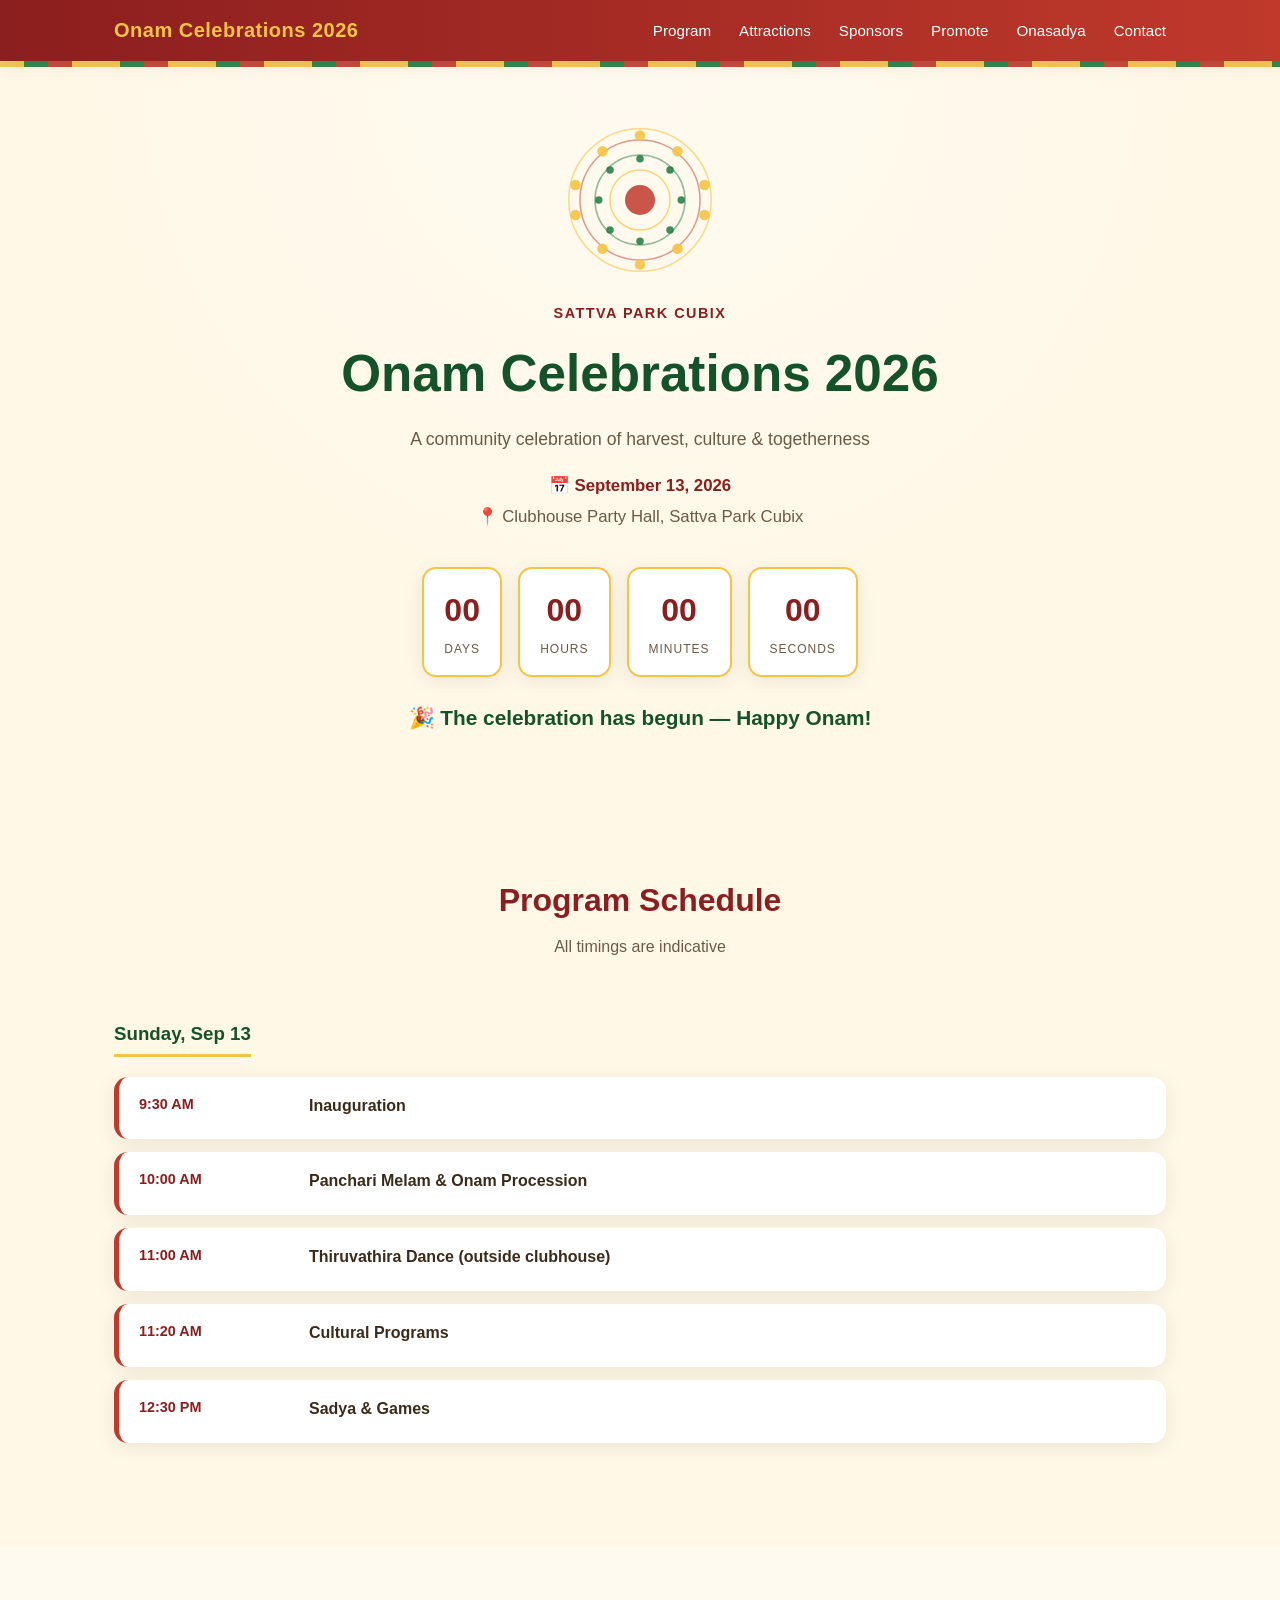
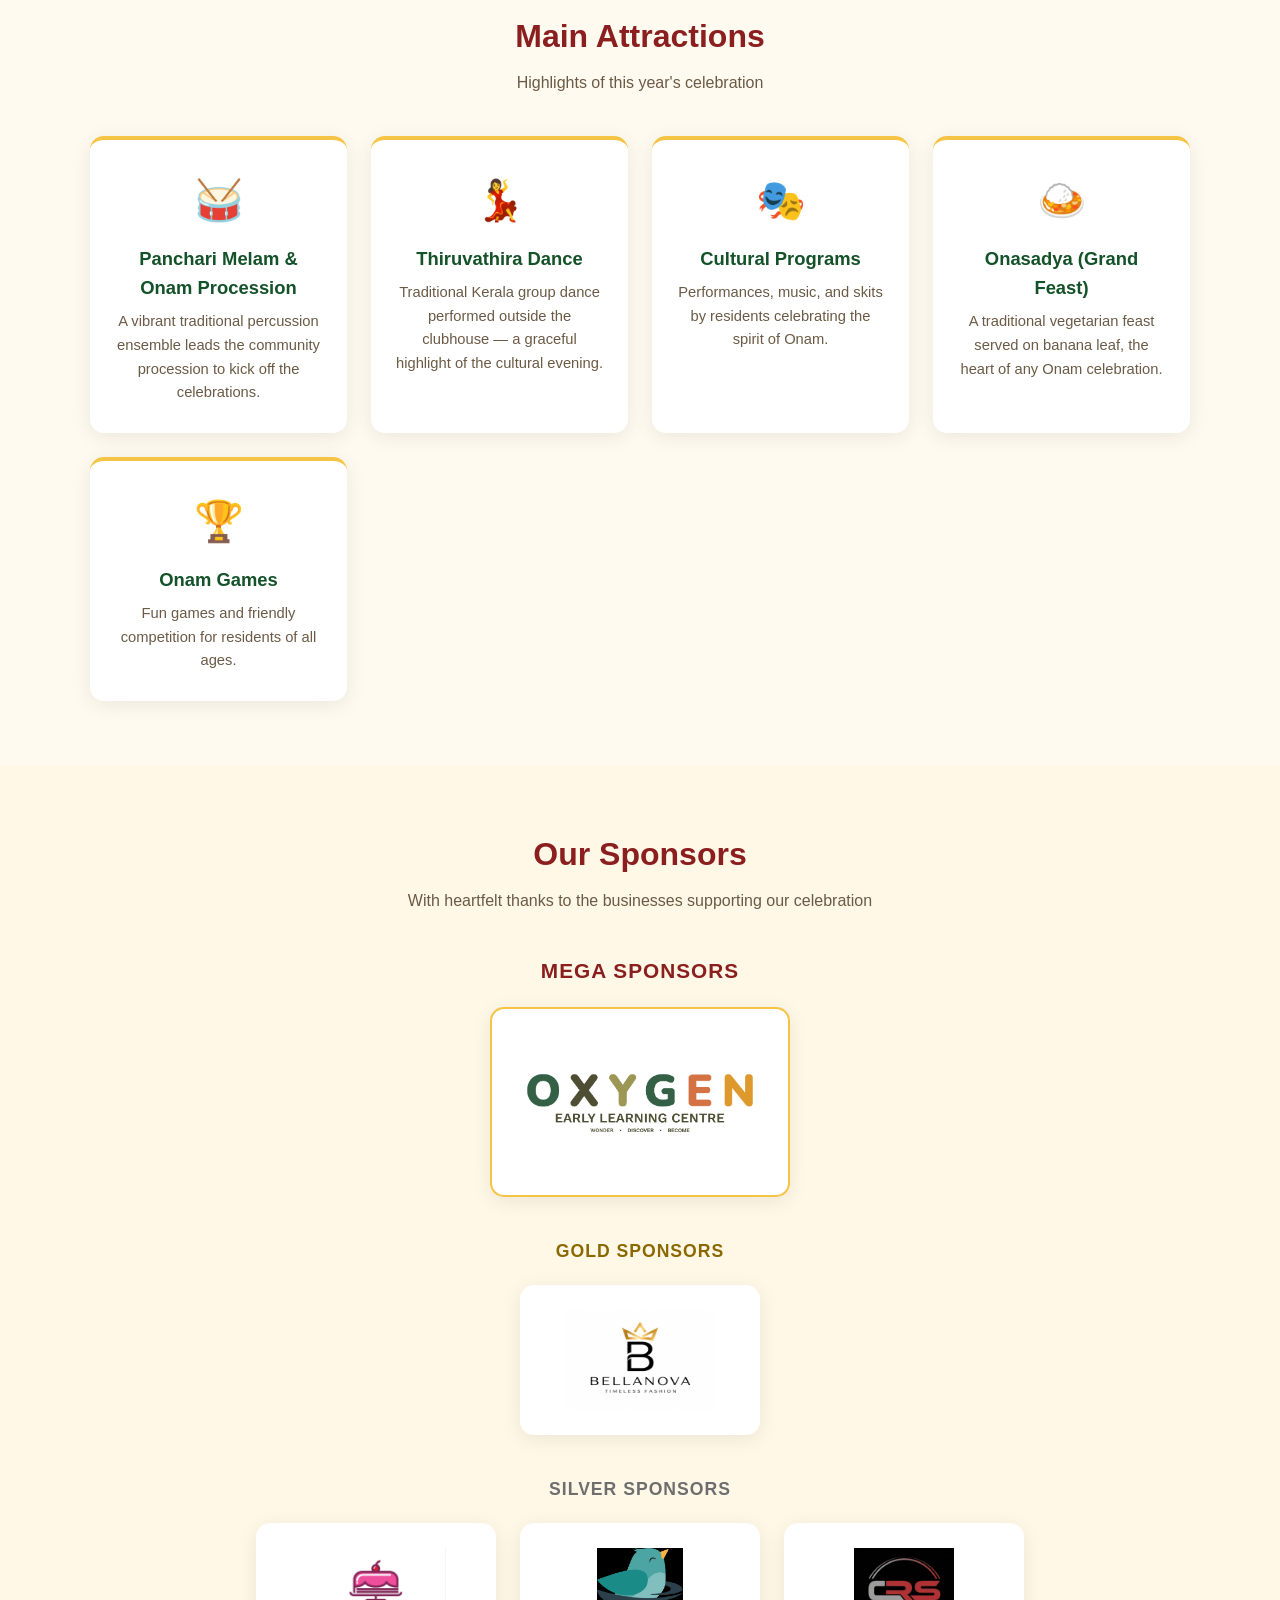
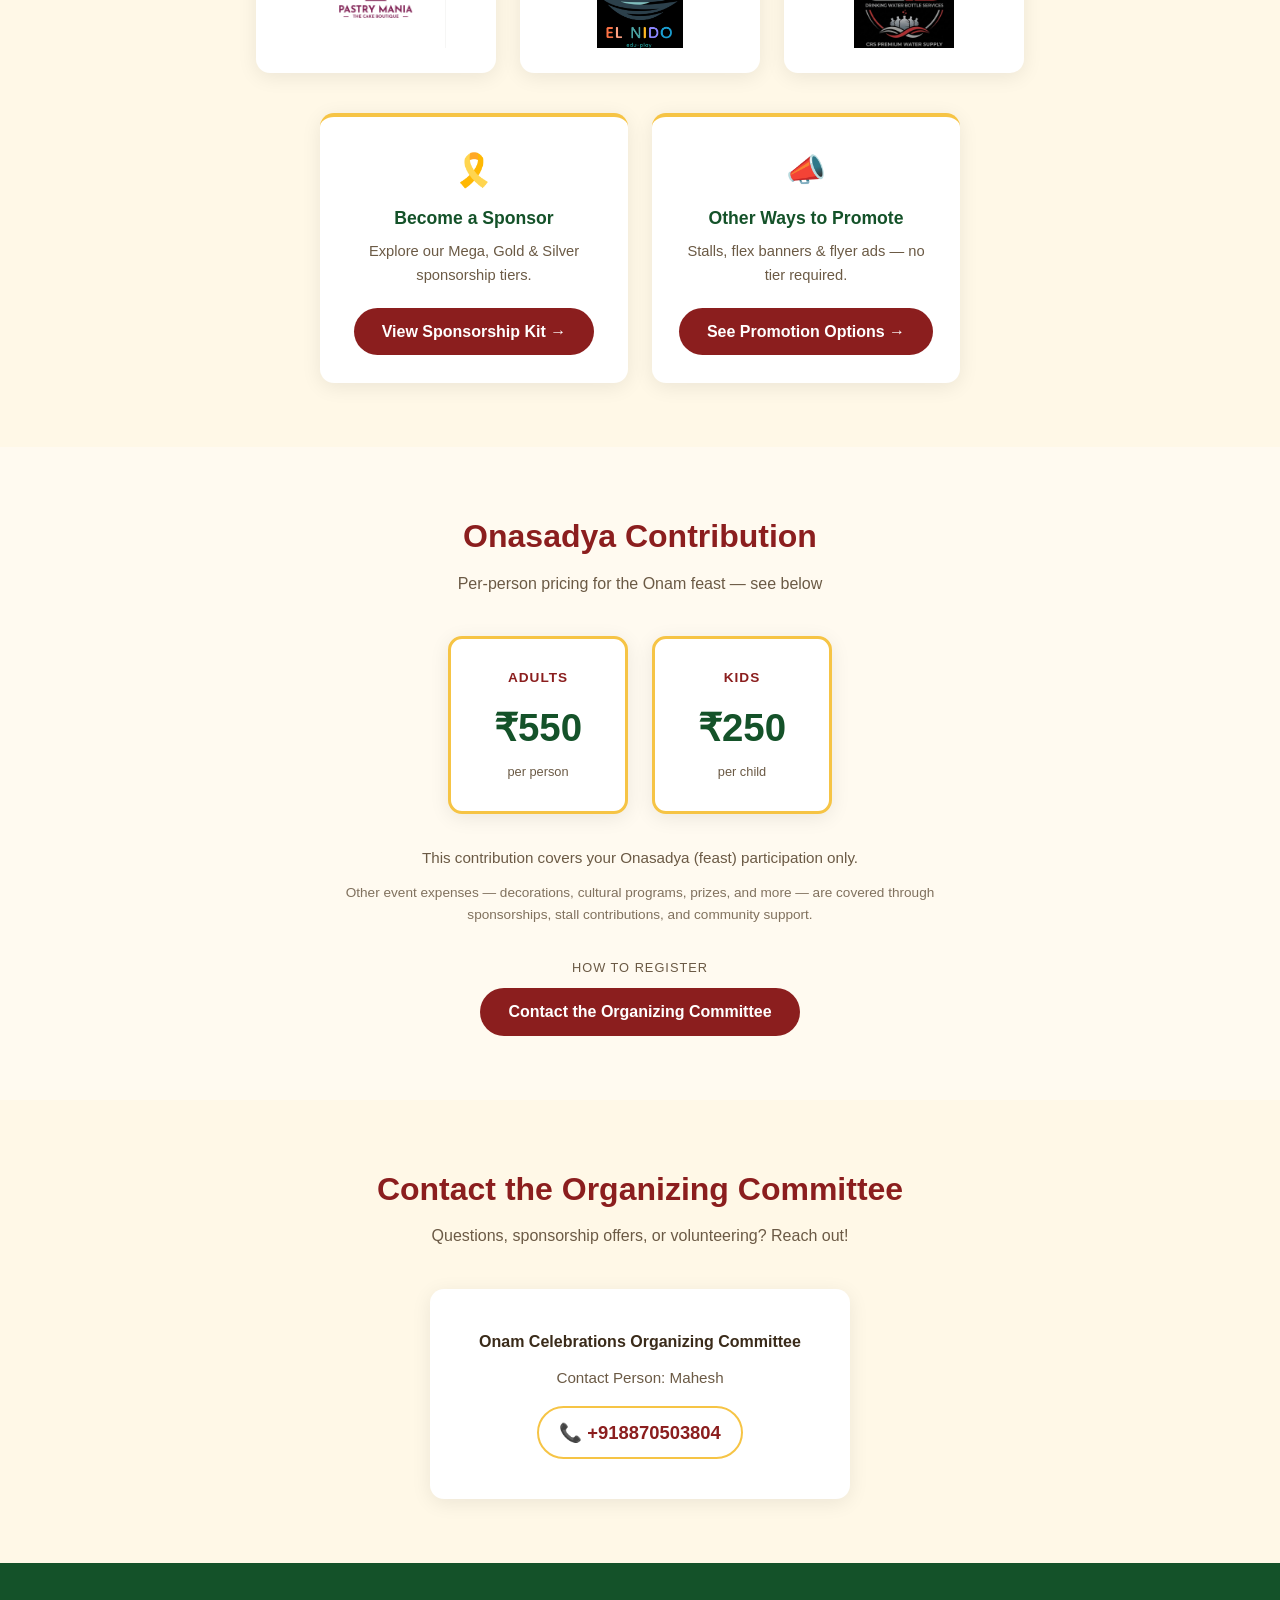
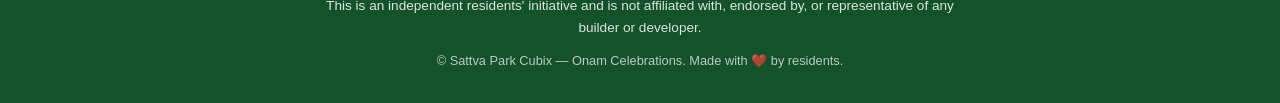
<file: index.html>
<!DOCTYPE html>
<html lang="en">
<head>
  <meta charset="UTF-8" />
  <meta name="viewport" content="width=device-width, initial-scale=1.0" />

  <!-- ============================================================
       SEO / META
       NOTE: Social/link-preview crawlers (WhatsApp, Facebook, Twitter,
       Google) do NOT execute JavaScript, so these values must be static,
       real text here — not placeholders. If you change the event name or
       description in config.js (event.description), update this block to
       match, since it can't be pulled in automatically at crawl time.
       ============================================================ -->
  <title>Onam Celebrations 2026</title>
  <meta id="metaDescription" name="description" content="Join us for our community Onam celebrations 2026 — festivities, food, and fun for everyone!" />
  <link rel="canonical" href="https://onamatspc.in/" />

  <!-- Open Graph (WhatsApp / Facebook link previews) -->
  <meta property="og:type" content="website" />
  <meta property="og:title" content="Onam Celebrations 2026" />
  <meta property="og:description" content="Join us for our community Onam celebrations 2026 — festivities, food, and fun for everyone!" />
  <meta property="og:url" content="https://onamatspc.in/" />
  <meta property="og:image" content="https://onamatspc.in/assets/img/og-banner.png" />
  <meta property="og:site_name" content="Onam Celebrations 2026" />

  <!-- Twitter Card -->
  <meta name="twitter:card" content="summary_large_image" />
  <meta name="twitter:title" content="Onam Celebrations 2026" />
  <meta name="twitter:description" content="Join us for our community Onam celebrations 2026 — festivities, food, and fun for everyone!" />
  <meta name="twitter:image" content="https://onamatspc.in/assets/img/og-banner.png" />

  <meta name="theme-color" content="#8b1e1e" />
  <link rel="icon" href="data:,">
  <link rel="stylesheet" href="css/style.css" />

  <!-- Structured data for Google rich results. NOTE: same caveat as the
       OG/Twitter tags above — keep in sync with config.js (event) by hand,
       since crawlers reading this don't execute JavaScript. -->
  <script type="application/ld+json">
  {
    "@context": "https://schema.org",
    "@type": "Event",
    "name": "Onam Celebrations 2026",
    "description": "Join us for our community Onam celebrations 2026 — festivities, food, and fun for everyone!",
    "startDate": "2026-09-13T09:00:00+05:30",
    "eventAttendanceMode": "https://schema.org/OfflineEventAttendanceMode",
    "eventStatus": "https://schema.org/EventScheduled",
    "location": {
      "@type": "Place",
      "name": "Clubhouse Party Hall, Sattva Park Cubix",
      "address": "Sattva Park Cubix, Devanahalli, North Bangalore"
    },
    "organizer": {
      "@type": "Organization",
      "name": "Onam Celebrations Organizing Committee"
    }
  }
  </script>
</head>
<body>
  <a href="#main-content" class="skip-link">Skip to main content</a>

  <!-- ============================================================
       NAVIGATION
       ============================================================ -->
  <header class="site-header">
    <nav class="navbar">
      <a href="#hero" class="nav-brand" id="navBrand">Onam 2026</a>
      <button class="nav-toggle" id="navToggle" aria-label="Toggle navigation" aria-expanded="false">
        <span></span><span></span><span></span>
      </button>
      <ul class="nav-links" id="navLinks">
        <li><a href="#schedule">Program</a></li>
        <li><a href="#attractions">Attractions</a></li>
        <li><a href="#sponsors">Sponsors</a></li>
        <li><a href="promote.html">Promote</a></li>
        <li><a href="#onasadya">Onasadya</a></li>
        <li><a href="#contact">Contact</a></li>
      </ul>
    </nav>
  </header>

  <main id="main-content">
    <!-- ============================================================
         1. HERO SECTION
         ============================================================ -->
    <section id="hero" class="hero">
      <div class="pookalam-border" aria-hidden="true"></div>

      <div class="hero-content">
        <!-- Simple SVG pookalam-inspired motif (not a copyrighted image) -->
        <svg class="pookalam-motif" viewBox="0 0 200 200" xmlns="http://www.w3.org/2000/svg" aria-hidden="true">
          <circle cx="100" cy="100" r="95" fill="none" stroke="#f6c445" stroke-width="2" opacity="0.6"/>
          <g id="petals-outer">
            <!-- 12 outer petals -->
          </g>
          <circle cx="100" cy="100" r="80" fill="none" stroke="#c0392b" stroke-width="2" opacity="0.5"/>
          <circle cx="100" cy="100" r="60" fill="none" stroke="#1f7a3f" stroke-width="2" opacity="0.5"/>
          <circle cx="100" cy="100" r="40" fill="none" stroke="#f6c445" stroke-width="2" opacity="0.7"/>
          <circle cx="100" cy="100" r="20" fill="#c0392b" opacity="0.85"/>
          <g fill="#f6c445" opacity="0.9">
            <circle cx="100" cy="14" r="7"/>
            <circle cx="150" cy="35" r="7"/>
            <circle cx="186" cy="80" r="7"/>
            <circle cx="186" cy="120" r="7"/>
            <circle cx="150" cy="165" r="7"/>
            <circle cx="100" cy="186" r="7"/>
            <circle cx="50" cy="165" r="7"/>
            <circle cx="14" cy="120" r="7"/>
            <circle cx="14" cy="80" r="7"/>
            <circle cx="50" cy="35" r="7"/>
          </g>
          <g fill="#1f7a3f" opacity="0.85">
            <circle cx="100" cy="45" r="5"/>
            <circle cx="140" cy="60" r="5"/>
            <circle cx="155" cy="100" r="5"/>
            <circle cx="140" cy="140" r="5"/>
            <circle cx="100" cy="155" r="5"/>
            <circle cx="60" cy="140" r="5"/>
            <circle cx="45" cy="100" r="5"/>
            <circle cx="60" cy="60" r="5"/>
          </g>
        </svg>

        <p class="hero-eyebrow" id="communityNameLabel">Community Name</p>
        <h1 id="eventNameLabel">Onam Celebrations 2026</h1>
        <p class="hero-tagline" id="eventTaglineLabel">A community celebration of harvest, culture &amp; togetherness</p>
        <p class="hero-date" id="eventDateLabel">📅 Date</p>
        <p class="hero-venue" id="eventVenueLabel">📍 Venue</p>

        <div class="countdown" id="countdown" aria-live="polite">
          <div class="countdown-unit">
            <span class="countdown-value" id="cdDays">00</span>
            <span class="countdown-label">Days</span>
          </div>
          <div class="countdown-unit">
            <span class="countdown-value" id="cdHours">00</span>
            <span class="countdown-label">Hours</span>
          </div>
          <div class="countdown-unit">
            <span class="countdown-value" id="cdMinutes">00</span>
            <span class="countdown-label">Minutes</span>
          </div>
          <div class="countdown-unit">
            <span class="countdown-value" id="cdSeconds">00</span>
            <span class="countdown-label">Seconds</span>
          </div>
        </div>
        <p class="countdown-message" id="countdownMessage" hidden></p>
      </div>
    </section>

    <!-- ============================================================
         2. PROGRAM SCHEDULE
         ============================================================ -->
    <section id="schedule" class="section">
      <h2 class="section-title">Program Schedule</h2>
      <p class="section-subtitle" id="scheduleSubtitle">All timings are indicative</p>
      <div id="scheduleContainer" class="schedule-container">
        <!-- Populated by js/main.js -->
      </div>
    </section>

    <!-- ============================================================
         3. MAIN ATTRACTIONS
         ============================================================ -->
    <section id="attractions" class="section section-alt">
      <h2 class="section-title">Main Attractions</h2>
      <p class="section-subtitle" id="attractionsSubtitle">Highlights of this year's celebration</p>
      <div id="attractionsContainer" class="attractions-grid">
        <!-- Populated by js/main.js -->
      </div>
    </section>

    <!-- ============================================================
         4. SPONSORS
         ============================================================ -->
    <section id="sponsors" class="section">
      <h2 class="section-title">Our Sponsors</h2>
      <p class="section-subtitle">With heartfelt thanks to the businesses supporting our celebration</p>
      <div id="sponsorsContainer" class="sponsors-container">
        <!-- Populated by js/main.js -->
      </div>
      <div class="sponsor-promo-grid">
        <div class="sponsor-promo-card">
          <div class="sponsor-promo-icon">🎗️</div>
          <h3>Become a Sponsor</h3>
          <p>Explore our Mega, Gold &amp; Silver sponsorship tiers.</p>
          <a href="sponsorship.html" class="register-btn">View Sponsorship Kit →</a>
        </div>
        <div class="sponsor-promo-card">
          <div class="sponsor-promo-icon">📣</div>
          <h3>Other Ways to Promote</h3>
          <p>Stalls, flex banners &amp; flyer ads — no tier required.</p>
          <a href="promote.html" class="register-btn">See Promotion Options →</a>
        </div>
      </div>
    </section>

    <!-- ============================================================
         5. ONASADYA CONTRIBUTION
         ============================================================ -->
    <section id="onasadya" class="section section-alt">
      <h2 class="section-title">Onasadya Contribution</h2>
      <p class="section-subtitle">Per-person pricing for the Onam feast — see below</p>

      <div class="pricing-grid">
        <div class="pricing-card">
          <span class="pricing-label">Adults</span>
          <span class="pricing-amount" id="priceAdult">₹0</span>
          <span class="pricing-sub">per person</span>
        </div>
        <div class="pricing-card">
          <span class="pricing-label">Kids</span>
          <span class="pricing-amount" id="priceKid">₹0</span>
          <span class="pricing-sub">per child</span>
        </div>
      </div>

      <p class="onasadya-note" id="onasadyaNote"></p>
      <p class="onasadya-transparency" id="onasadyaTransparency"></p>

      <div class="onasadya-register">
        <p class="onasadya-register-label" id="onasadyaRegisterLabel"><!-- PLACEHOLDER: finalize once registration process is decided --></p>
        <a href="#" class="register-btn" id="onasadyaRegisterBtn">Register</a>
      </div>
    </section>

    <!-- ============================================================
         6. CONTACT
         ============================================================ -->
    <section id="contact" class="section">
      <h2 class="section-title">Contact the Organizing Committee</h2>
      <p class="section-subtitle">Questions, sponsorship offers, or volunteering? Reach out!</p>
      <div class="contact-card">
        <p class="contact-committee" id="contactCommittee">Organizing Committee</p>
        <p class="contact-person" id="contactPerson" hidden></p>
        <div class="contact-links">
          <a class="contact-phone" id="contactPhone" href="#" hidden></a>
          <a class="contact-email" id="contactEmail" href="#">email@example.com</a>
        </div>
      </div>
    </section>
  </main>

  <!-- ============================================================
       FOOTER / DISCLAIMER
       ============================================================ -->
  <footer class="site-footer">
    <p class="disclaimer">
      This is an independent residents' initiative and is not affiliated with,
      endorsed by, or representative of any builder or developer.
    </p>
    <p class="footer-copy">&copy; <span id="footerYear"></span> <span id="footerCommunityName">Community</span> — Onam Celebrations. Made with ❤️ by residents.</p>
  </footer>

  <script src="config.js"></script>
  <script src="js/main.js"></script>
</body>
</html>
</file>
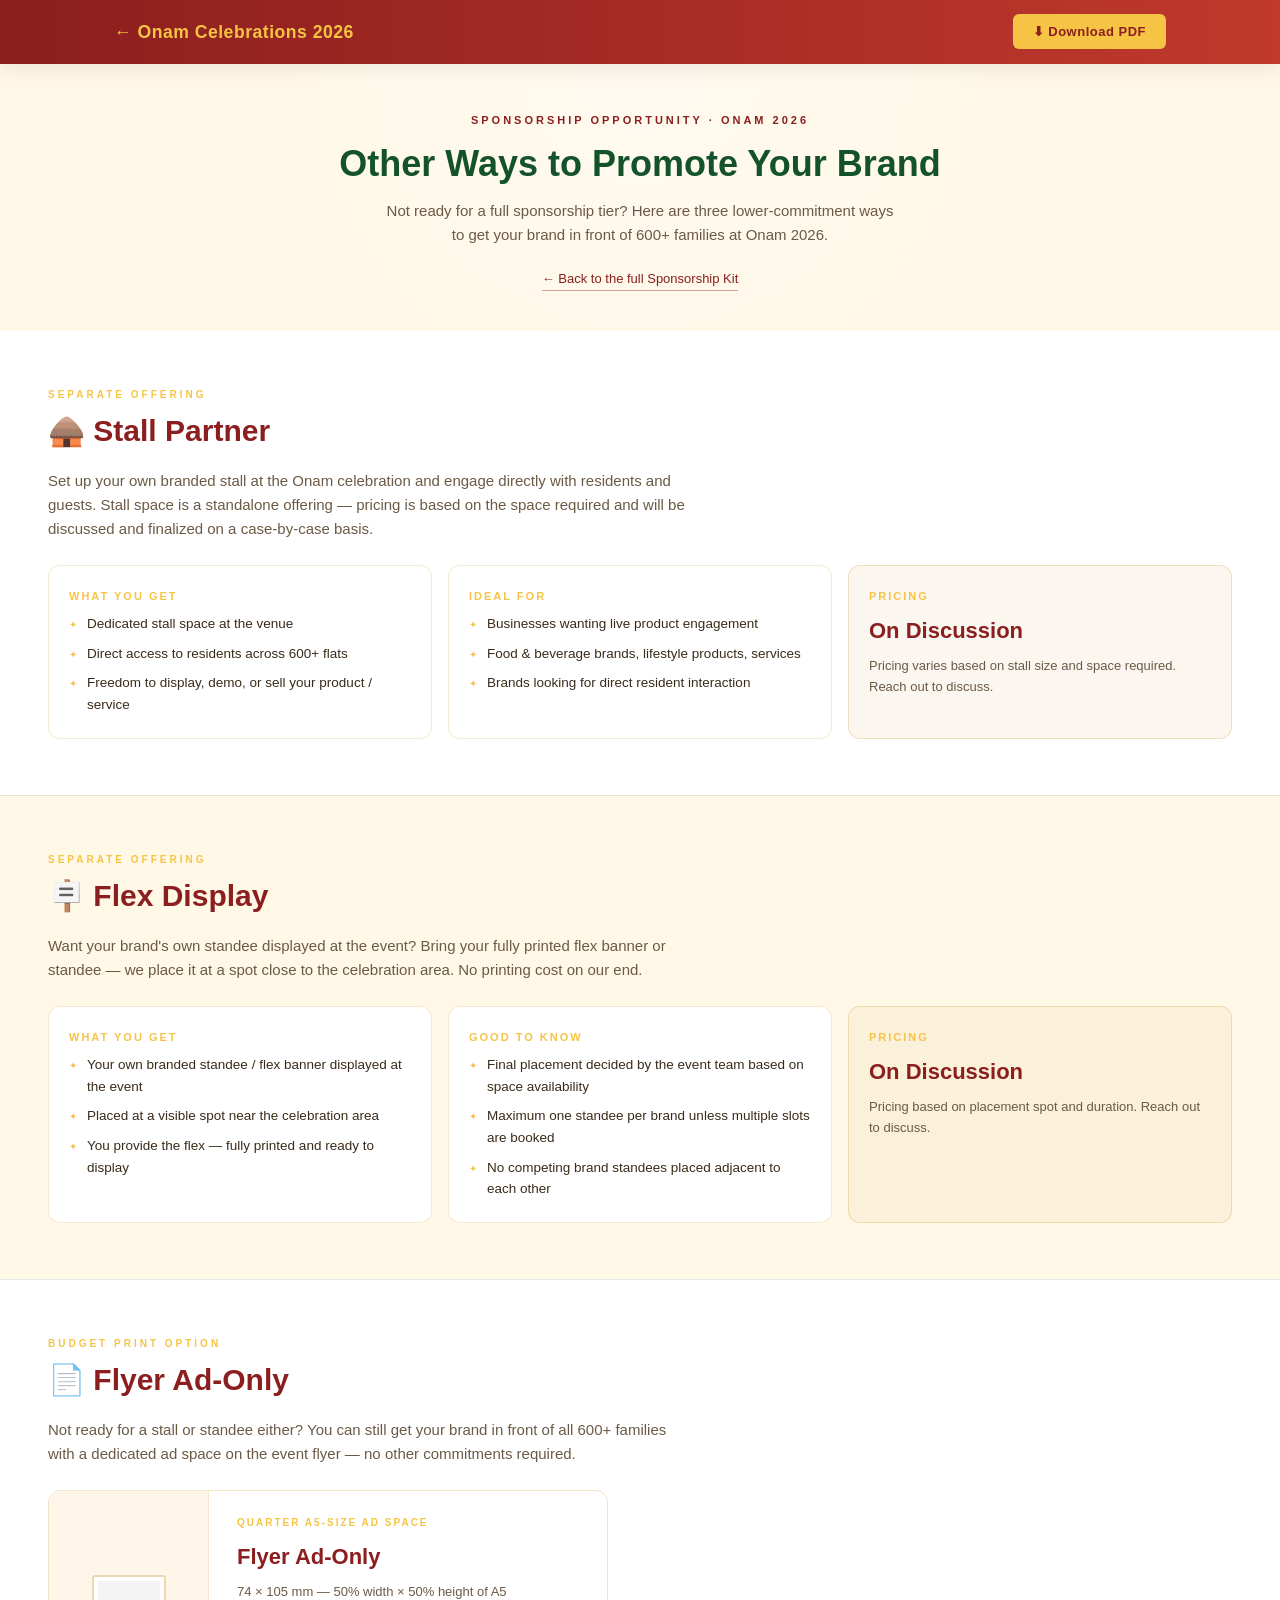
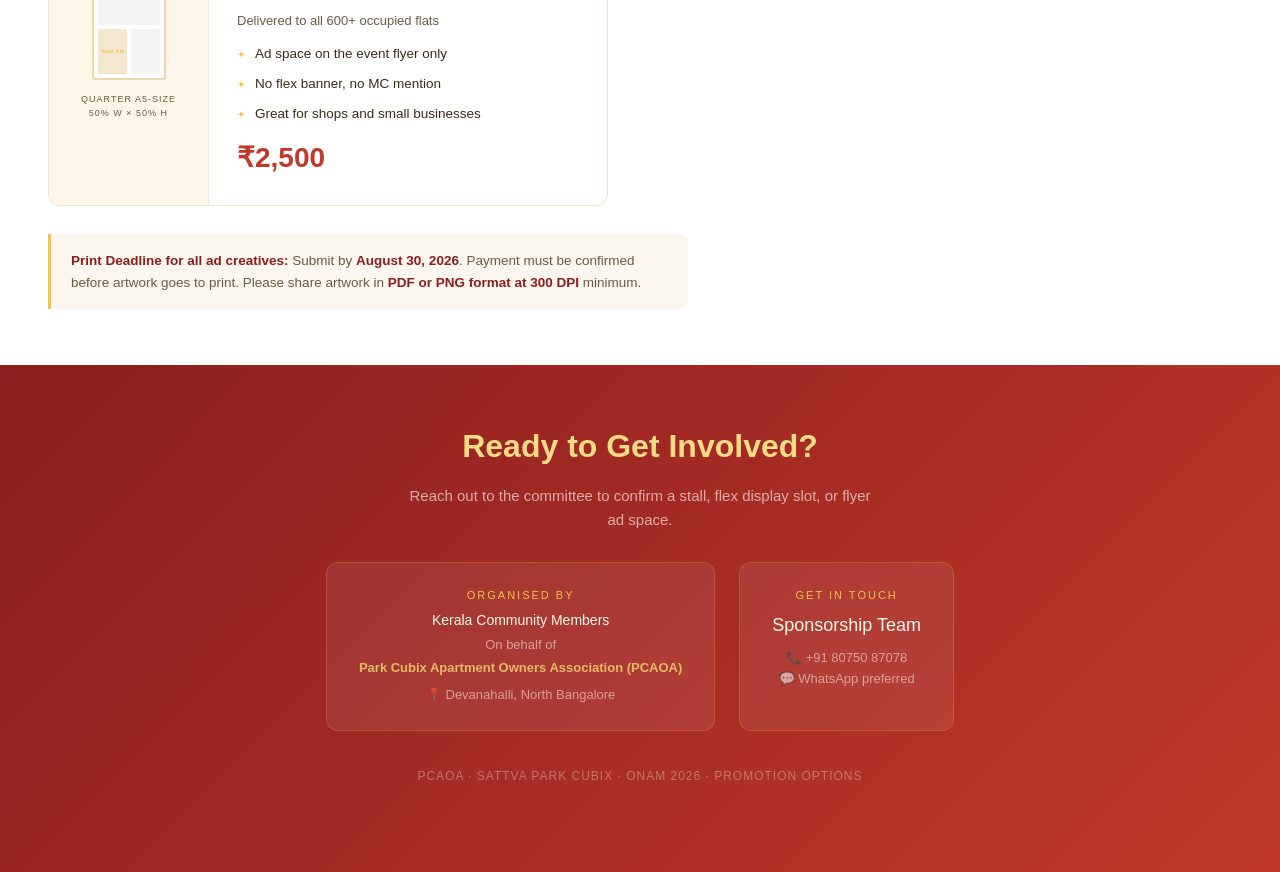
<file: promote.html>
<!DOCTYPE html>
<html lang="en">
<head>
<meta charset="UTF-8">
<meta name="viewport" content="width=device-width, initial-scale=1.0">
<title>Onam 2026 – Other Ways to Promote Your Brand | Sattva Park Cubix</title>
<link rel="icon" href="data:,">
<style>
  /* Palette matches css/style.css / sponsorship.html exactly (same Kerala
     gold/green/maroon theme as the rest of the site).
     --deep drives headings and the intro/CTA backgrounds — set to maroon
     (not green) because that's the color the home page actually uses for
     those roles (nav bar, .section-title, .register-btn). */
  :root {
    --gold:     #f6c445;
    --gold-lt:  #fbdb85;
    --deep:     #8b1e1e;
    --green-dark: #145229;
    --maroon:       #8b1e1e;
    --maroon-light: #c0392b;
    --cream:    #fff8e7;
    --rust:     #c0392b;
    --green:    #1f7a3f;
    --muted:    #6b5a45;
    --white:    #FFFFFF;
    --radius: 14px;
    --shadow-soft: 0 4px 20px rgba(0, 0, 0, 0.08);
  }

  * { margin: 0; padding: 0; box-sizing: border-box; }

  body {
    font-family: 'Segoe UI', 'Trebuchet MS', -apple-system, sans-serif;
    background: var(--cream);
    color: #3a2b1a;
    font-size: 15px;
    line-height: 1.6;
  }

  /* ── HEADER / NAV — matches .site-header / .navbar on the main site ── */
  .site-header {
    position: sticky;
    top: 0;
    z-index: 100;
    background: linear-gradient(90deg, var(--maroon), var(--maroon-light));
    box-shadow: var(--shadow-soft);
  }

  .navbar {
    max-width: 1100px;
    margin: 0 auto;
    display: flex;
    align-items: center;
    justify-content: space-between;
    gap: 1rem;
    padding: 0.9rem 1.5rem;
  }

  .nav-brand {
    color: var(--gold);
    font-weight: 700;
    font-size: 1.1rem;
    text-decoration: none;
    letter-spacing: 0.5px;
  }

  .download-btn {
    background: var(--gold);
    color: var(--maroon);
    border: none;
    padding: 10px 20px;
    font-family: inherit;
    font-size: 13px;
    font-weight: 700;
    border-radius: 6px;
    cursor: pointer;
    letter-spacing: 0.5px;
    flex-shrink: 0;
  }

  .download-btn:hover { background: var(--gold-lt); }

  /* ── PAGE INTRO ── */
  /* Light cream, matching the home page's actual hero treatment — the
     header's maroon gradient already reads as "dark section"; stacking a
     second dark maroon band directly under it read as too heavy/flat. */
  .intro {
    background: radial-gradient(circle at top, #fffaf0 0%, var(--cream) 60%);
    color: #3a2b1a;
    padding: 48px 48px 40px;
    text-align: center;
  }

  .intro-label {
    font-size: 11px;
    font-weight: 600;
    letter-spacing: 3px;
    text-transform: uppercase;
    color: var(--maroon);
    margin-bottom: 14px;
  }

  .intro h1 {
    font-size: 36px;
    font-weight: 900;
    line-height: 1.15;
    max-width: 640px;
    margin: 0 auto 14px;
    color: var(--green-dark);
  }

  .intro p {
    color: var(--muted);
    max-width: 520px;
    margin: 0 auto;
    font-size: 15px;
  }

  .intro-back {
    display: inline-block;
    margin-top: 22px;
    color: var(--maroon);
    font-size: 13px;
    text-decoration: none;
    border-bottom: 1px solid rgba(139,30,30,0.4);
  }

  /* ── SECTIONS ── */
  .section {
    padding: 56px 48px;
  }

  .section + .section {
    border-top: 1px solid rgba(26,42,26,0.10);
  }

  .section-label {
    font-size: 10px;
    font-weight: 600;
    letter-spacing: 3px;
    text-transform: uppercase;
    color: var(--gold);
    margin-bottom: 10px;
  }

  .section h2 {
    font-size: 30px;
    font-weight: 700;
    color: var(--deep);
    margin-bottom: 20px;
    line-height: 1.2;
  }

  .section p {
    color: var(--muted);
    max-width: 640px;
    margin-bottom: 12px;
  }

  .option-grid {
    display: grid;
    grid-template-columns: repeat(3, 1fr);
    gap: 16px;
    margin-top: 24px;
  }

  .option-card {
    background: var(--white);
    border: 1px solid rgba(200,146,42,0.2);
    border-radius: 12px;
    padding: 22px 20px;
  }

  .option-card.pricing {
    background: rgba(200,146,42,0.07);
    border: 1px solid rgba(200,146,42,0.25);
  }

  .option-card-label {
    font-size: 11px;
    font-weight: 600;
    letter-spacing: 2px;
    text-transform: uppercase;
    color: var(--gold);
    margin-bottom: 8px;
  }

  .option-card-price {
    font-size: 22px;
    font-weight: 700;
    color: var(--deep);
    margin-bottom: 8px;
  }

  .option-card-note {
    font-size: 13px;
    color: var(--muted);
  }

  .benefits-list {
    list-style: none;
    display: flex;
    flex-direction: column;
    gap: 8px;
  }

  .benefits-list li {
    font-size: 13.5px;
    color: #3a2b1a;
    display: flex;
    align-items: flex-start;
    gap: 10px;
  }

  .benefits-list li::before {
    content: '✦';
    color: var(--gold);
    font-size: 10px;
    margin-top: 4px;
    flex-shrink: 0;
  }

  /* ── FLYER AD-ONLY CARD ── */
  .ad-card {
    display: grid;
    grid-template-columns: 160px 1fr;
    gap: 0;
    margin-top: 24px;
    border: 1px solid rgba(200,146,42,0.25);
    border-radius: 12px;
    overflow: hidden;
    max-width: 560px;
  }

  .ad-card-visual {
    padding: 24px;
    background: #fdf6e9;
    display: flex;
    flex-direction: column;
    align-items: center;
    justify-content: center;
    gap: 12px;
    border-right: 1px solid rgba(200,146,42,0.15);
  }

  .ad-card-mock {
    position: relative;
    width: 74px;
    height: 105px;
    border: 2px solid rgba(200,146,42,0.35);
    border-radius: 3px;
    background: #fff;
    overflow: hidden;
  }

  .ad-card-mock .fill {
    position: absolute;
    bottom: 4px;
    left: 4px;
    width: calc(50% - 6px);
    height: calc(50% - 6px);
    background: rgba(200,146,42,0.22);
    border-radius: 2px;
    display: flex;
    align-items: center;
    justify-content: center;
    font-size: 6px;
    font-weight: 700;
    color: var(--gold);
  }

  .ad-card-mock .other {
    position: absolute;
    background: rgba(26,42,26,0.05);
    border-radius: 2px;
  }

  .ad-card-mock .other.top { top: 4px; left: 4px; right: 4px; height: calc(50% - 6px); }
  .ad-card-mock .other.br  { bottom: 4px; right: 4px; width: calc(50% - 6px); height: calc(50% - 6px); }

  .ad-card-caption {
    font-size: 9px;
    color: var(--muted);
    letter-spacing: 1px;
    text-transform: uppercase;
    text-align: center;
  }

  .ad-card-body {
    padding: 24px 28px;
    display: flex;
    flex-direction: column;
    justify-content: center;
    gap: 8px;
  }

  .ad-card-eyebrow {
    font-size: 10px;
    font-weight: 600;
    letter-spacing: 2px;
    text-transform: uppercase;
    color: var(--gold);
  }

  .ad-card-title {
    font-size: 22px;
    font-weight: 700;
    color: var(--deep);
  }

  .ad-card-detail {
    font-size: 13px;
    color: var(--muted);
  }

  .ad-card-price {
    font-size: 28px;
    font-weight: 700;
    color: var(--rust);
    margin-top: 4px;
  }

  /* ── NOTE BOX ── */
  .note-box {
    background: rgba(200,146,42,0.08);
    border-left: 3px solid var(--gold);
    border-radius: 0 8px 8px 0;
    padding: 16px 20px;
    margin-top: 28px;
    font-size: 13.5px;
    color: var(--muted);
    max-width: 640px;
  }

  .note-box strong { color: var(--deep); }

  /* ── CTA ── */
  .cta-section {
    background: linear-gradient(135deg, var(--maroon) 0%, var(--maroon-light) 100%);
    color: var(--cream);
    padding: 56px 48px;
    text-align: center;
  }

  .cta-section h2 {
    font-size: 32px;
    font-weight: 700;
    color: var(--gold-lt);
    margin-bottom: 12px;
  }

  .cta-section p {
    color: rgba(253,246,233,0.65);
    margin-bottom: 30px;
    max-width: 480px;
    margin-left: auto;
    margin-right: auto;
  }

  .contact-cards {
    display: flex;
    gap: 24px;
    justify-content: center;
    flex-wrap: wrap;
  }

  .contact-card {
    background: rgba(255,255,255,0.07);
    border: 1px solid rgba(200,146,42,0.3);
    border-radius: 12px;
    padding: 24px 32px;
    min-width: 200px;
  }

  .contact-card .role {
    font-size: 11px;
    letter-spacing: 2px;
    text-transform: uppercase;
    color: var(--gold);
    margin-bottom: 6px;
  }

  .contact-card .name {
    font-size: 18px;
    color: var(--cream);
    margin-bottom: 4px;
  }

  .contact-card .detail {
    font-size: 13px;
    color: rgba(253,246,233,0.55);
  }

  /* ── MOBILE ── */
  @media (max-width: 700px) {
    .navbar { padding: 0.75rem 1rem; gap: 0.5rem; }
    .nav-brand { font-size: 0.9rem; }
    .download-btn { padding: 8px 14px; font-size: 12px; }

    .intro { padding: 32px 24px 28px; }
    .intro h1 { font-size: clamp(1.5rem, 8vw, 2rem); }
    .intro p { max-width: 100%; }

    .section { padding: 40px 20px; }
    .section h2 { font-size: 24px; }

    .option-grid { grid-template-columns: 1fr; }

    .ad-card { grid-template-columns: 1fr; max-width: 100%; }
    .ad-card-visual {
      border-right: none;
      border-bottom: 1px solid rgba(200,146,42,0.15);
    }

    .cta-section { padding: 40px 24px; }
    .cta-section h2 { font-size: 26px; }
    .contact-card { min-width: 0; width: 100%; }
  }

  @media print {
    @page { size: A4; margin: 12mm 0 8mm 0; }
    * { -webkit-print-color-adjust: exact !important; print-color-adjust: exact !important; }
    button { display: none !important; }
    .site-header { display: none !important; }
    body { font-size: 11px; }
    .intro { padding: 24px 36px 20px; }
    .intro h1 { font-size: 24px; }
    .intro p { font-size: 11px; }
    .section { padding: 16px 36px; }
    .section h2 { font-size: 17px; margin-bottom: 6px; }
    .section p { font-size: 10.5px; margin-bottom: 5px; }
    .option-grid { gap: 6px; margin-top: 10px; }
    .option-card { padding: 10px 10px; break-inside: avoid; page-break-inside: avoid; }
    .benefits-list li { font-size: 9.5px; }
    .ad-card { break-inside: avoid; page-break-inside: avoid; margin-top: 12px; }
    .cta-section { padding: 24px 40px; break-inside: avoid; page-break-inside: avoid; }
    .cta-section h2 { font-size: 20px; margin-bottom: 8px; }
    .cta-section p { font-size: 10.5px; margin-bottom: 16px; }
    .contact-cards { gap: 10px; }
    .contact-card { padding: 12px 16px; min-width: 140px; }
  }
</style>
</head>
<body>

<header class="site-header">
  <nav class="navbar">
    <a href="index.html" class="nav-brand">← Onam Celebrations 2026</a>
    <button onclick="window.print()" class="download-btn">⬇ Download PDF</button>
  </nav>
</header>

<div class="intro">
  <div class="intro-label">Sponsorship Opportunity · Onam 2026</div>
  <h1>Other Ways to Promote Your Brand</h1>
  <p>Not ready for a full sponsorship tier? Here are three lower-commitment ways to get your brand in front of 600+ families at Onam 2026.</p>
  <a href="sponsorship.html" class="intro-back">← Back to the full Sponsorship Kit</a>
</div>

<!-- STALL PARTNER -->
<div class="section" style="background:#fff;">
  <div class="section-label">Separate Offering</div>
  <h2>🛖 Stall Partner</h2>
  <p>Set up your own branded stall at the Onam celebration and engage directly with residents and guests. Stall space is a standalone offering — pricing is based on the space required and will be discussed and finalized on a case-by-case basis.</p>
  <div class="option-grid">
    <div class="option-card">
      <div class="option-card-label">What you get</div>
      <ul class="benefits-list">
        <li>Dedicated stall space at the venue</li>
        <li>Direct access to residents across 600+ flats</li>
        <li>Freedom to display, demo, or sell your product / service</li>
      </ul>
    </div>
    <div class="option-card">
      <div class="option-card-label">Ideal for</div>
      <ul class="benefits-list">
        <li>Businesses wanting live product engagement</li>
        <li>Food &amp; beverage brands, lifestyle products, services</li>
        <li>Brands looking for direct resident interaction</li>
      </ul>
    </div>
    <div class="option-card pricing">
      <div class="option-card-label">Pricing</div>
      <div class="option-card-price">On Discussion</div>
      <div class="option-card-note">Pricing varies based on stall size and space required. Reach out to discuss.</div>
    </div>
  </div>
</div>

<!-- FLEX DISPLAY -->
<div class="section">
  <div class="section-label">Separate Offering</div>
  <h2>🪧 Flex Display</h2>
  <p>Want your brand's own standee displayed at the event? Bring your fully printed flex banner or standee — we place it at a spot close to the celebration area. No printing cost on our end.</p>
  <div class="option-grid">
    <div class="option-card">
      <div class="option-card-label">What you get</div>
      <ul class="benefits-list">
        <li>Your own branded standee / flex banner displayed at the event</li>
        <li>Placed at a visible spot near the celebration area</li>
        <li>You provide the flex — fully printed and ready to display</li>
      </ul>
    </div>
    <div class="option-card">
      <div class="option-card-label">Good to know</div>
      <ul class="benefits-list">
        <li>Final placement decided by the event team based on space availability</li>
        <li>Maximum one standee per brand unless multiple slots are booked</li>
        <li>No competing brand standees placed adjacent to each other</li>
      </ul>
    </div>
    <div class="option-card pricing">
      <div class="option-card-label">Pricing</div>
      <div class="option-card-price">On Discussion</div>
      <div class="option-card-note">Pricing based on placement spot and duration. Reach out to discuss.</div>
    </div>
  </div>
</div>

<!-- FLYER AD ONLY -->
<div class="section" style="background:#fff;">
  <div class="section-label">Budget Print Option</div>
  <h2>📄 Flyer Ad-Only</h2>
  <p>Not ready for a stall or standee either? You can still get your brand in front of all 600+ families with a dedicated ad space on the event flyer — no other commitments required.</p>

  <div class="ad-card">
    <div class="ad-card-visual">
      <div class="ad-card-mock">
        <div class="fill">Your Ad</div>
        <div class="other top"></div>
        <div class="other br"></div>
      </div>
      <div class="ad-card-caption">Quarter A5-size<br>50% W × 50% H</div>
    </div>
    <div class="ad-card-body">
      <div class="ad-card-eyebrow">Quarter A5-size Ad Space</div>
      <div class="ad-card-title">Flyer Ad-Only</div>
      <div class="ad-card-detail">74 × 105 mm — 50% width × 50% height of A5</div>
      <div class="ad-card-detail">Delivered to all 600+ occupied flats</div>
      <ul class="benefits-list" style="margin-top:4px;">
        <li>Ad space on the event flyer only</li>
        <li>No flex banner, no MC mention</li>
        <li>Great for shops and small businesses</li>
      </ul>
      <div class="ad-card-price">₹2,500</div>
    </div>
  </div>

  <div class="note-box">
    <strong>Print Deadline for all ad creatives:</strong> Submit by <strong>August 30, 2026</strong>. Payment must be confirmed before artwork goes to print. Please share artwork in <strong>PDF or PNG format at 300 DPI</strong> minimum.
  </div>
</div>

<!-- CTA -->
<div class="cta-section">
  <h2>Ready to Get Involved?</h2>
  <p>Reach out to the committee to confirm a stall, flex display slot, or flyer ad space.</p>

  <div class="contact-cards">
    <div class="contact-card">
      <div class="role">Organised by</div>
      <div class="name" style="font-size:14px; line-height:1.3;">Kerala Community Members</div>
      <div class="detail" style="margin-top:6px;">On behalf of</div>
      <div class="detail" style="font-weight:600; color:rgba(240,201,107,0.9); margin-top:2px;">Park Cubix Apartment Owners Association (PCAOA)</div>
      <div class="detail" style="margin-top:6px;">📍 Devanahalli, North Bangalore</div>
    </div>
    <div class="contact-card">
      <div class="role">Get in Touch</div>
      <div class="name">Sponsorship Team</div>
      <div class="detail" style="margin-top:8px;">📞 +91 80750 87078</div>
      <div class="detail">💬 WhatsApp preferred</div>
    </div>
  </div>

  <p style="margin-top:36px; font-size:12px; color:rgba(253,246,233,0.35); letter-spacing:1px;">
    PCAOA · SATTVA PARK CUBIX · ONAM 2026 · PROMOTION OPTIONS
  </p>
</div>

</body>
</html>
</file>
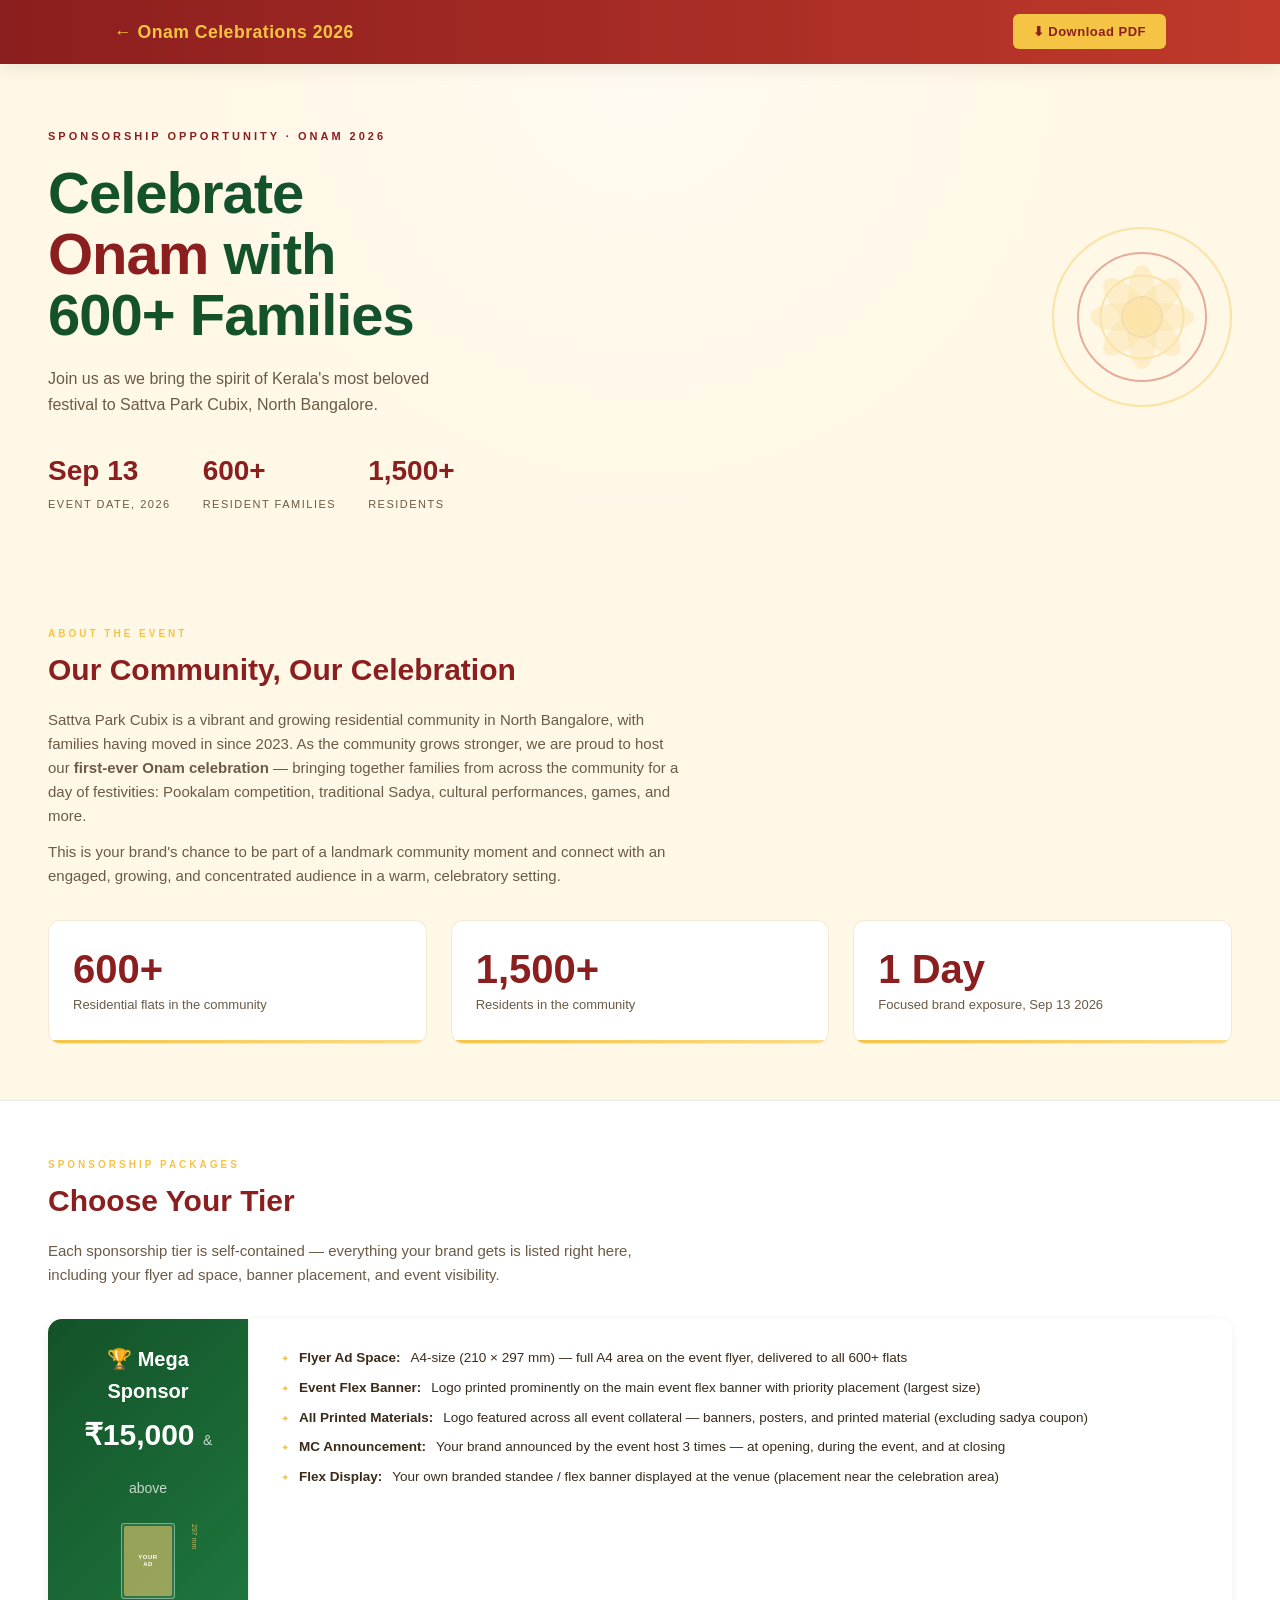
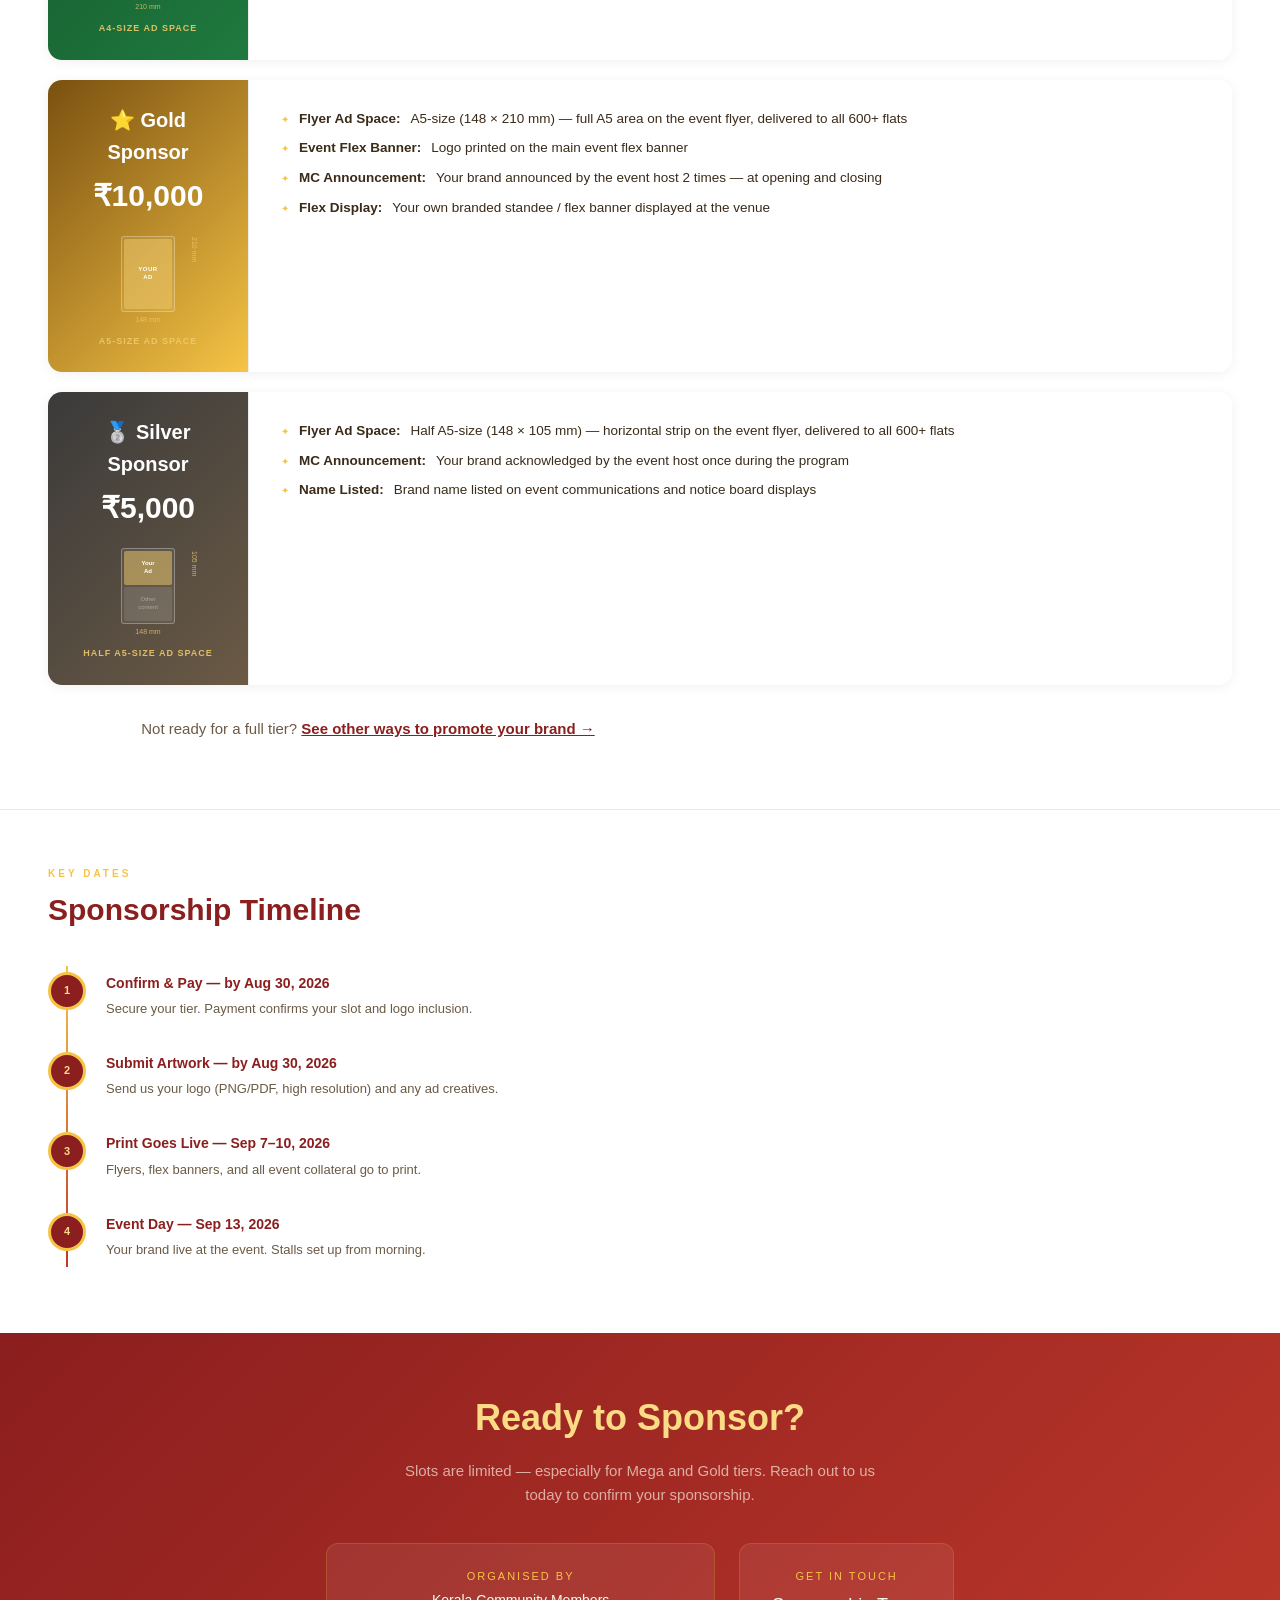
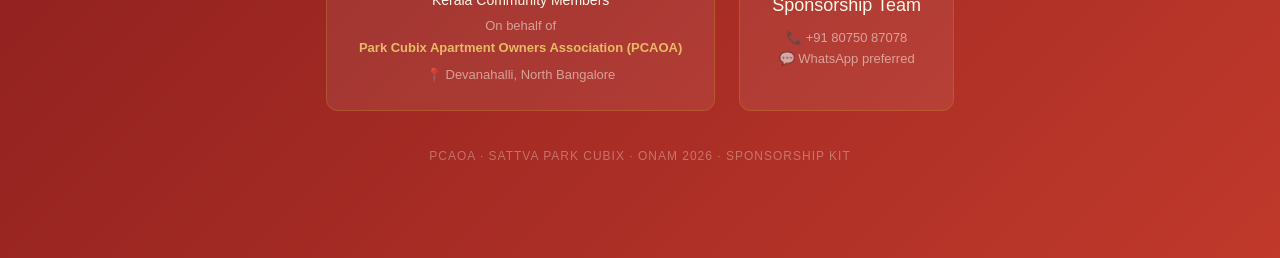
<file: sponsorship.html>
<!DOCTYPE html>
<html lang="en">
<head>
<meta charset="UTF-8">
<meta name="viewport" content="width=device-width, initial-scale=1.0">
<title>Onam 2026 – Sponsorship Kit | Sattva Park Cubix</title>
<link rel="icon" href="data:,">
<style>
  /* Palette matches css/style.css exactly (same Kerala gold/green/maroon
     theme as the main site) — kept under the original variable names used
     throughout this file so only :root needed to change.
     --deep drives headings and the big hero/CTA backgrounds — set to
     maroon (not green) because that's the color the home page actually
     uses for those roles (nav bar, .section-title, .register-btn).
     --green-dark is kept separately for the one spot that specifically
     wants green (the Mega tier gradient). */
  :root {
    --gold:     #f6c445;
    --gold-lt:  #fbdb85;
    --deep:     #8b1e1e;
    --green-dark: #145229;
    --maroon:       #8b1e1e;
    --maroon-light: #c0392b;
    --cream:    #fff8e7;
    --rust:     #c0392b;
    --green:    #1f7a3f;
    --muted:    #6b5a45;
    --white:    #FFFFFF;
    --radius: 14px;
    --shadow-soft: 0 4px 20px rgba(0, 0, 0, 0.08);
  }

  * { margin: 0; padding: 0; box-sizing: border-box; }

  body {
    font-family: 'Segoe UI', 'Trebuchet MS', -apple-system, sans-serif;
    background: var(--cream);
    color: #3a2b1a;
    font-size: 15px;
    line-height: 1.6;
  }

  /* ── HEADER / NAV — matches .site-header / .navbar on the main site ── */
  .site-header {
    position: sticky;
    top: 0;
    z-index: 100;
    background: linear-gradient(90deg, var(--maroon), var(--maroon-light));
    box-shadow: var(--shadow-soft);
  }

  .navbar {
    max-width: 1100px;
    margin: 0 auto;
    display: flex;
    align-items: center;
    justify-content: space-between;
    gap: 1rem;
    padding: 0.9rem 1.5rem;
  }

  .nav-brand {
    color: var(--gold);
    font-weight: 700;
    font-size: 1.1rem;
    text-decoration: none;
    letter-spacing: 0.5px;
  }

  .download-btn {
    background: var(--gold);
    color: var(--maroon);
    border: none;
    padding: 10px 20px;
    font-family: inherit;
    font-size: 13px;
    font-weight: 700;
    border-radius: 6px;
    cursor: pointer;
    letter-spacing: 0.5px;
    flex-shrink: 0;
  }

  .download-btn:hover { background: var(--gold-lt); }

  /* ── HERO ──
     Light cream, matching the home page's actual hero treatment — the
     header's maroon gradient already reads as "dark section"; stacking a
     second dark maroon band directly under it read as too heavy/flat. */
  .hero {
    background: radial-gradient(circle at top, #fffaf0 0%, var(--cream) 60%);
    color: #3a2b1a;
    padding: 64px 48px 56px;
    position: relative;
    overflow: hidden;
  }

  /* Pookalam motif — pure CSS */
  .pookalam {
    position: absolute;
    right: 48px;
    top: 50%;
    transform: translateY(-50%);
    width: 180px;
    height: 180px;
    opacity: 0.4;
  }
  .pookalam span {
    position: absolute;
    border-radius: 50%;
    border: 2px solid var(--gold);
    top: 50%; left: 50%;
    transform: translate(-50%, -50%);
  }
  .pookalam span:nth-child(1) { width: 180px; height: 180px; }
  .pookalam span:nth-child(2) { width: 130px; height: 130px; border-color: var(--rust); }
  .pookalam span:nth-child(3) { width: 85px;  height: 85px; }
  .pookalam span:nth-child(4) { width: 42px;  height: 42px; border-color: var(--rust); background: var(--gold); opacity: 0.6; }

  /* petals */
  .petal {
    position: absolute;
    width: 28px; height: 52px;
    border-radius: 50% 50% 50% 50% / 60% 60% 40% 40%;
    background: var(--gold);
    opacity: 0.45;
    top: 50%; left: 50%;
    transform-origin: 50% 100%;
  }
  .petal:nth-child(5)  { transform: translateX(-50%) translateY(-100%) rotate(0deg);   }
  .petal:nth-child(6)  { transform: translateX(-50%) translateY(-100%) rotate(45deg);  }
  .petal:nth-child(7)  { transform: translateX(-50%) translateY(-100%) rotate(90deg);  }
  .petal:nth-child(8)  { transform: translateX(-50%) translateY(-100%) rotate(135deg); }
  .petal:nth-child(9)  { transform: translateX(-50%) translateY(-100%) rotate(180deg); }
  .petal:nth-child(10) { transform: translateX(-50%) translateY(-100%) rotate(225deg); }
  .petal:nth-child(11) { transform: translateX(-50%) translateY(-100%) rotate(270deg); }
  .petal:nth-child(12) { transform: translateX(-50%) translateY(-100%) rotate(315deg); }

  .hero-label {
    font-family: 'Segoe UI', 'Trebuchet MS', -apple-system, sans-serif;
    font-size: 11px;
    font-weight: 600;
    letter-spacing: 3px;
    text-transform: uppercase;
    color: var(--maroon);
    margin-bottom: 18px;
    position: relative;
  }

  .hero h1 {
    font-family: 'Segoe UI', 'Trebuchet MS', -apple-system, sans-serif;
    font-size: 58px;
    font-weight: 900;
    line-height: 1.05;
    letter-spacing: -1px;
    position: relative;
    max-width: 520px;
    color: var(--green-dark);
  }

  .hero h1 em {
    font-style: normal;
    color: var(--maroon);
  }

  .hero-sub {
    margin-top: 20px;
    font-size: 16px;
    color: var(--muted);
    max-width: 400px;
    position: relative;
  }

  .hero-meta {
    margin-top: 32px;
    display: flex;
    gap: 32px;
    position: relative;
  }

  .hero-meta-item {
    display: flex;
    flex-direction: column;
    gap: 2px;
  }

  .hero-meta-item .val {
    font-family: 'Segoe UI', 'Trebuchet MS', -apple-system, sans-serif;
    font-size: 28px;
    font-weight: 700;
    color: var(--maroon);
  }

  .hero-meta-item .lbl {
    font-size: 11px;
    letter-spacing: 1.5px;
    text-transform: uppercase;
    color: var(--muted);
  }

  .divider-line {
    width: 48px;
    height: 3px;
    background: var(--gold);
    margin: 48px 0 36px;
  }

  /* ── SECTIONS ── */
  .section {
    padding: 56px 48px;
  }

  .section + .section {
    border-top: 1px solid rgba(26,42,26,0.10);
  }

  .section-label {
    font-size: 10px;
    font-weight: 600;
    letter-spacing: 3px;
    text-transform: uppercase;
    color: var(--gold);
    margin-bottom: 10px;
  }

  .section h2 {
    font-family: 'Segoe UI', 'Trebuchet MS', -apple-system, sans-serif;
    font-size: 30px;
    font-weight: 700;
    color: var(--deep);
    margin-bottom: 20px;
    line-height: 1.2;
  }

  .section p {
    color: var(--muted);
    max-width: 640px;
    margin-bottom: 12px;
  }

  /* ── ABOUT GRID ── */
  .about-grid {
    display: grid;
    grid-template-columns: repeat(3, 1fr);
    gap: 24px;
    margin-top: 32px;
  }

  .stat-card {
    background: var(--white);
    border: 1px solid rgba(200,146,42,0.2);
    border-radius: 12px;
    padding: 28px 24px;
    position: relative;
    overflow: hidden;
  }

  .stat-card::after {
    content: '';
    position: absolute;
    bottom: 0; left: 0; right: 0;
    height: 3px;
    background: linear-gradient(90deg, var(--gold), var(--gold-lt));
  }

  .stat-card .big {
    font-family: 'Segoe UI', 'Trebuchet MS', -apple-system, sans-serif;
    font-size: 40px;
    font-weight: 900;
    color: var(--deep);
    line-height: 1;
  }

  .stat-card .desc {
    font-size: 13px;
    color: var(--muted);
    margin-top: 6px;
  }

  /* ── TIERS ── */
  .tiers {
    display: flex;
    flex-direction: column;
    gap: 20px;
    margin-top: 32px;
  }

  .tier-card {
    border-radius: 14px;
    overflow: hidden;
    display: grid;
    grid-template-columns: 200px 1fr;
    box-shadow: 0 2px 12px rgba(0,0,0,0.06);
  }

  .tier-left {
    padding: 24px 20px;
    display: flex;
    flex-direction: column;
    justify-content: flex-start;
    align-items: center;
    text-align: center;
  }

  .tier-right {
    background: var(--white);
    padding: 28px 32px;
    border-left: 1px solid rgba(26,42,26,0.08);
  }

  .tier-name {
    font-family: 'Segoe UI', 'Trebuchet MS', -apple-system, sans-serif;
    font-size: 20px;
    font-weight: 700;
    color: var(--white);
  }

  .tier-price {
    font-size: 30px;
    font-weight: 700;
    color: var(--white);
    margin-top: 4px;
    font-family: 'Segoe UI', 'Trebuchet MS', -apple-system, sans-serif;
  }

  .tier-price span {
    font-size: 14px;
    font-weight: 400;
    opacity: 0.75;
  }

  /* tier colours */
  .tier-mega .tier-left   { background: linear-gradient(135deg, var(--green-dark) 0%, var(--green) 100%); }
  .tier-gold .tier-left   { background: linear-gradient(135deg, #7A5010 0%, var(--gold) 100%); }
  .tier-silver .tier-left { background: linear-gradient(135deg, #3A3A3A 0%, var(--muted) 100%); }

  .benefits-list {
    list-style: none;
    display: flex;
    flex-direction: column;
    gap: 8px;
  }

  .benefits-list li {
    font-size: 13.5px;
    color: #3a2b1a;
    display: flex;
    align-items: flex-start;
    gap: 10px;
  }

  .benefits-list li::before {
    content: '✦';
    color: var(--gold);
    font-size: 10px;
    margin-top: 4px;
    flex-shrink: 0;
  }

  /* ── DEADLINES ── */
  .timeline {
    display: flex;
    flex-direction: column;
    gap: 0;
    margin-top: 28px;
    position: relative;
  }

  .timeline::before {
    content: '';
    position: absolute;
    left: 18px;
    top: 10px;
    bottom: 10px;
    width: 2px;
    background: linear-gradient(to bottom, var(--gold), var(--rust));
  }

  .tl-item {
    display: flex;
    align-items: flex-start;
    gap: 20px;
    padding: 16px 0;
  }

  .tl-dot {
    width: 38px;
    height: 38px;
    border-radius: 50%;
    background: var(--deep);
    border: 3px solid var(--gold);
    flex-shrink: 0;
    display: flex;
    align-items: center;
    justify-content: center;
    font-size: 11px;
    font-weight: 700;
    color: var(--gold-lt);
    position: relative;
    z-index: 1;
  }

  .tl-text strong {
    display: block;
    font-size: 14px;
    font-weight: 600;
    color: var(--deep);
    margin-bottom: 2px;
  }

  .tl-text span {
    font-size: 13px;
    color: var(--muted);
  }

  /* ── CTA ── */
  .cta-section {
    background: linear-gradient(135deg, var(--maroon) 0%, var(--maroon-light) 100%);
    color: var(--cream);
    padding: 56px 48px;
    text-align: center;
  }

  .cta-section h2 {
    font-family: 'Segoe UI', 'Trebuchet MS', -apple-system, sans-serif;
    font-size: 36px;
    font-weight: 700;
    color: var(--gold-lt);
    margin-bottom: 12px;
  }

  .cta-section p {
    color: rgba(253,246,233,0.65);
    margin-bottom: 36px;
    max-width: 480px;
    margin-left: auto;
    margin-right: auto;
  }

  .contact-cards {
    display: flex;
    gap: 24px;
    justify-content: center;
    flex-wrap: wrap;
  }

  .contact-card {
    background: rgba(255,255,255,0.07);
    border: 1px solid rgba(200,146,42,0.3);
    border-radius: 12px;
    padding: 24px 32px;
    min-width: 200px;
  }

  .contact-card .role {
    font-size: 11px;
    letter-spacing: 2px;
    text-transform: uppercase;
    color: var(--gold);
    margin-bottom: 6px;
  }

  .contact-card .name {
    font-family: 'Segoe UI', 'Trebuchet MS', -apple-system, sans-serif;
    font-size: 18px;
    color: var(--cream);
    margin-bottom: 4px;
  }

  .contact-card .detail {
    font-size: 13px;
    color: rgba(253,246,233,0.55);
  }

  /* ── NOTE BOX ── */
  .note-box {
    background: rgba(200,146,42,0.08);
    border-left: 3px solid var(--gold);
    border-radius: 0 8px 8px 0;
    padding: 16px 20px;
    margin-top: 28px;
    font-size: 13.5px;
    color: var(--muted);
    max-width: 640px;
  }

  .note-box strong { color: var(--deep); }

  /* ── MOBILE ── */
  @media (max-width: 700px) {
    .navbar { padding: 0.75rem 1rem; gap: 0.5rem; }
    .nav-brand { font-size: 0.9rem; }
    .download-btn { padding: 8px 14px; font-size: 12px; }

    .hero { padding: 40px 24px 32px; }
    .hero h1 { font-size: clamp(1.8rem, 9vw, 2.6rem); max-width: 100%; }
    .hero-sub { max-width: 100%; }
    .hero-meta { gap: 20px; flex-wrap: wrap; }
    .pookalam { display: none; }

    .section { padding: 40px 20px; }
    .section h2 { font-size: 24px; }

    .about-grid { grid-template-columns: 1fr; }

    .tier-card { grid-template-columns: 1fr; }
    .tier-left { padding: 24px 20px; }
    .tier-right {
      padding: 24px 20px;
      border-left: none;
      border-top: 1px solid rgba(26,42,26,0.08);
    }

    .cta-section { padding: 40px 24px; }
    .cta-section h2 { font-size: 26px; }
    .contact-card { min-width: 0; width: 100%; }
  }

  @media print {
    @page {
      size: A4;
      margin: 12mm 0 8mm 0;
    }

    * {
      -webkit-print-color-adjust: exact !important;
      print-color-adjust: exact !important;
    }

    button { display: none !important; }
    .site-header { display: none !important; }

    /* ── BASE ── */
    body { font-size: 11px; }

    /* ── HERO ── */
    .hero { padding: 24px 36px 20px; }
    .hero h1 { font-size: 32px; line-height: 1.05; }
    .hero-sub { font-size: 11px; margin-top: 6px; max-width: 320px; }
    .hero-meta { margin-top: 12px; gap: 18px; }
    .hero-meta-item .val { font-size: 17px; }
    .hero-meta-item .lbl { font-size: 8px; }
    .pookalam { width: 100px; height: 100px; right: 30px; }

    /* ── SECTIONS ── */
    .section { padding: 16px 36px; }
    .section h2 { font-size: 17px; margin-bottom: 6px; }
    .section p { font-size: 10.5px; margin-bottom: 5px; line-height: 1.45; }
    .section-label { font-size: 8px; margin-bottom: 3px; }
    .section + .section { border-top: 0.5px solid rgba(26,42,26,0.10); }

    /* Prevent orphaned headings */
    .section-label { break-after: avoid; page-break-after: avoid; }
    .section h2 { break-after: avoid; page-break-after: avoid; }
    .section-label + h2 { break-before: avoid; page-break-before: avoid; }
    h2 + p { break-before: avoid; page-break-before: avoid; }

    /* ── ABOUT STATS ── */
    .about-grid { gap: 8px; margin-top: 10px; }
    .stat-card { padding: 10px 12px; }
    .stat-card .big { font-size: 20px; }
    .stat-card .desc { font-size: 9.5px; margin-top: 2px; }

    /* ── TIER CARDS ── */
    .tiers { gap: 6px; margin-top: 12px; }
    .tier-card {
      grid-template-columns: 140px 1fr;
      break-inside: avoid;
      page-break-inside: avoid;
      box-shadow: none;
      border-radius: 10px;
    }
    .tier-left {
      padding: 10px 12px;
      justify-content: flex-start;
      align-items: center;
    }
    .tier-right { padding: 10px 14px; }
    .tier-name { font-size: 12px; }
    .tier-price { font-size: 16px; margin-top: 1px; }
    .tier-price span { font-size: 10px; }
    .benefits-list { gap: 3px; }
    .benefits-list li { font-size: 9.5px; gap: 4px; line-height: 1.35; }
    .benefits-list li::before { font-size: 8px; margin-top: 3px; }

    /* Shrink flyer mockup in tier left panel */
    .tier-left > div[style*="margin-top:16px"] { margin-top: 8px !important; }
    .tier-left > div[style*="margin-top:16px"] > div { transform: scale(0.85); transform-origin: top center; }

    /* ── NOTE BOX ── */
    .note-box { font-size: 9.5px; padding: 8px 12px; margin-top: 10px; }

    /* ── DIVIDER LINE ── */
    .divider-line { margin: 24px 0 20px; }

    /* ── TIMELINE ── */
    .timeline { margin-top: 10px; }
    .timeline::before { left: 13px; top: 8px; bottom: 8px; }
    .tl-item { padding: 5px 0; gap: 12px; }
    .tl-dot { width: 24px; height: 24px; font-size: 9px; flex-shrink: 0; border-width: 2px; }
    .tl-text strong { font-size: 10.5px; }
    .tl-text span { font-size: 9.5px; }

    /* ── CTA ── */
    .cta-section {
      padding: 24px 40px;
      break-inside: avoid;
      page-break-inside: avoid;
    }
    .cta-section h2 { font-size: 20px; margin-bottom: 8px; }
    .cta-section p { font-size: 10.5px; margin-bottom: 16px; }
    .contact-cards { gap: 10px; justify-content: center; }
    .contact-card { padding: 12px 16px; min-width: 140px; }
    .contact-card .role { font-size: 8px; }
    .contact-card .name { font-size: 13px; }
    .contact-card .detail { font-size: 10px; }
  }

</style>
</head>
<body>

<header class="site-header">
  <nav class="navbar">
    <a href="index.html" class="nav-brand">← Onam Celebrations 2026</a>
    <button onclick="window.print()" class="download-btn">⬇ Download PDF</button>
  </nav>
</header>

<!-- HERO -->
<div class="hero">
  <div class="pookalam">
    <span></span><span></span><span></span><span></span>
    <div class="petal"></div><div class="petal"></div>
    <div class="petal"></div><div class="petal"></div>
    <div class="petal"></div><div class="petal"></div>
    <div class="petal"></div><div class="petal"></div>
  </div>

  <div class="hero-label">Sponsorship Opportunity · Onam 2026</div>
  <h1>Celebrate<br><em>Onam</em> with<br>600+ Families</h1>
  <p class="hero-sub">Join us as we bring the spirit of Kerala's most beloved festival to Sattva Park Cubix, North Bangalore.</p>

  <div class="hero-meta">
    <div class="hero-meta-item">
      <span class="val">Sep 13</span>
      <span class="lbl">Event Date, 2026</span>
    </div>
    <div class="hero-meta-item">
      <span class="val">600+</span>
      <span class="lbl">Resident Families</span>
    </div>
    <div class="hero-meta-item">
      <span class="val">1,500+</span>
      <span class="lbl">Residents</span>
    </div>
  </div>
</div>

<!-- ABOUT -->
<div class="section">
  <div class="section-label">About the Event</div>
  <h2>Our Community, Our Celebration</h2>
  <p>Sattva Park Cubix is a vibrant and growing residential community in North Bangalore, with families having moved in since 2023. As the community grows stronger, we are proud to host our <strong>first-ever Onam celebration</strong> — bringing together families from across the community for a day of festivities: Pookalam competition, traditional Sadya, cultural performances, games, and more.</p>
  <p>This is your brand's chance to be part of a landmark community moment and connect with an engaged, growing, and concentrated audience in a warm, celebratory setting.</p>

  <div class="about-grid">
    <div class="stat-card">
      <div class="big">600+</div>
      <div class="desc">Residential flats in the community</div>
    </div>
    <div class="stat-card">
      <div class="big">1,500+</div>
      <div class="desc">Residents in the community</div>
    </div>
    <div class="stat-card">
      <div class="big">1 Day</div>
      <div class="desc">Focused brand exposure, Sep 13 2026</div>
    </div>
  </div>
</div>

<!-- SPONSORSHIP TIERS -->
<div class="section" style="background:#fff;">
  <div class="section-label">Sponsorship Packages</div>
  <h2>Choose Your Tier</h2>
  <p>Each sponsorship tier is self-contained — everything your brand gets is listed right here, including your flyer ad space, banner placement, and event visibility.</p>

  <div class="tiers">

    <!-- MEGA -->
    <div class="tier-card tier-mega">
      <div class="tier-left">
        <div class="tier-name">🏆 Mega Sponsor</div>
        <div class="tier-price">₹15,000 <span>& above</span></div>
        <!-- A4 flyer mockup: full page highlighted -->
        <div style="margin-top:16px; display:flex; flex-direction:column; align-items:center; gap:6px;">
          <div style="position:relative; width:54px; height:76px; border:1.5px solid rgba(255,255,255,0.4); border-radius:3px; background:rgba(255,255,255,0.08); overflow:visible;">
            <!-- Full A4 = entire area highlighted -->
            <div style="position:absolute; inset:2px; background:rgba(240,201,107,0.55); border-radius:2px; display:flex; align-items:center; justify-content:center;">
              <span style="font-size:6px; font-weight:700; color:#fff; letter-spacing:0.5px; text-transform:uppercase; text-align:center; line-height:1.3;">Your<br>Ad</span>
            </div>
            <!-- width label -->
            <div style="position:absolute; bottom:-14px; left:0; right:0; text-align:center; font-size:7px; color:rgba(240,201,107,0.8);">210 mm</div>
            <!-- height label -->
            <div style="position:absolute; top:0; bottom:0; right:-26px; display:flex; align-items:center; writing-mode:vertical-rl; font-size:7px; color:rgba(240,201,107,0.8);">297 mm</div>
          </div>
          <div style="margin-top:16px; font-size:9px; font-weight:600; color:rgba(240,201,107,0.9); letter-spacing:1px; text-transform:uppercase; text-align:center;">A4-size Ad Space</div>
        </div>
      </div>
      <div class="tier-right">
        <ul class="benefits-list">
          <li><strong>Flyer Ad Space:</strong> A4-size (210 × 297 mm) — full A4 area on the event flyer, delivered to all 600+ flats</li>
          <li><strong>Event Flex Banner:</strong> Logo printed prominently on the main event flex banner with priority placement (largest size)</li>
          <li><strong>All Printed Materials:</strong> Logo featured across all event collateral — banners, posters, and printed material (excluding sadya coupon)</li>
          <li><strong>MC Announcement:</strong> Your brand announced by the event host 3 times — at opening, during the event, and at closing</li>
          <li><strong>Flex Display:</strong> Your own branded standee / flex banner displayed at the venue (placement near the celebration area)</li>
        </ul>
      </div>
    </div>

    <!-- GOLD -->
    <div class="tier-card tier-gold">
      <div class="tier-left">
        <div class="tier-name">⭐ Gold Sponsor</div>
        <div class="tier-price">₹10,000</div>
        <!-- A5 flyer mockup: full A5 highlighted, shown relative to A4 ghost -->
        <div style="margin-top:16px; display:flex; flex-direction:column; align-items:center; gap:6px;">
          <div style="position:relative; width:54px; height:76px; border:1.5px solid rgba(255,255,255,0.3); border-radius:3px; background:rgba(255,255,255,0.06); overflow:visible;">
            <!-- Full area = A5 space (same proportions, full highlight) -->
            <div style="position:absolute; inset:2px; background:rgba(240,201,107,0.5); border-radius:2px; display:flex; align-items:center; justify-content:center;">
              <span style="font-size:6px; font-weight:700; color:#fff; letter-spacing:0.5px; text-transform:uppercase; text-align:center; line-height:1.3;">Your<br>Ad</span>
            </div>
            <div style="position:absolute; bottom:-14px; left:0; right:0; text-align:center; font-size:7px; color:rgba(240,201,107,0.8);">148 mm</div>
            <div style="position:absolute; top:0; bottom:0; right:-26px; display:flex; align-items:center; writing-mode:vertical-rl; font-size:7px; color:rgba(240,201,107,0.8);">210 mm</div>
          </div>
          <div style="margin-top:16px; font-size:9px; font-weight:600; color:rgba(240,201,107,0.9); letter-spacing:1px; text-transform:uppercase; text-align:center;">A5-size Ad Space</div>
        </div>
      </div>
      <div class="tier-right">
        <ul class="benefits-list">
          <li><strong>Flyer Ad Space:</strong> A5-size (148 × 210 mm) — full A5 area on the event flyer, delivered to all 600+ flats</li>
          <li><strong>Event Flex Banner:</strong> Logo printed on the main event flex banner</li>
          <li><strong>MC Announcement:</strong> Your brand announced by the event host 2 times — at opening and closing</li>
          <li><strong>Flex Display:</strong> Your own branded standee / flex banner displayed at the venue</li>
        </ul>
      </div>
    </div>

    <!-- SILVER -->
    <div class="tier-card tier-silver" style="margin-top:0;">
      <div class="tier-left">
        <div class="tier-name">🥈 Silver Sponsor</div>
        <div class="tier-price">₹5,000</div>
        <!-- Half A5 mockup: top half highlighted, bottom = other content -->
        <div style="margin-top:16px; display:flex; flex-direction:column; align-items:center; gap:6px;">
          <div style="position:relative; width:54px; height:76px; border:1.5px solid rgba(255,255,255,0.3); border-radius:3px; background:rgba(255,255,255,0.06); overflow:visible;">
            <!-- Top half = ad -->
            <div style="position:absolute; top:2px; left:2px; right:2px; height:calc(50% - 3px); background:rgba(240,201,107,0.5); border-radius:2px; display:flex; align-items:center; justify-content:center;">
              <span style="font-size:6px; font-weight:700; color:#fff; text-align:center; line-height:1.3;">Your<br>Ad</span>
            </div>
            <!-- Bottom half = other content -->
            <div style="position:absolute; bottom:2px; left:2px; right:2px; height:calc(50% - 3px); background:rgba(255,255,255,0.1); border-radius:2px; display:flex; align-items:center; justify-content:center;">
              <span style="font-size:6px; color:rgba(255,255,255,0.4); text-align:center; line-height:1.3;">Other<br>content</span>
            </div>
            <div style="position:absolute; bottom:-14px; left:0; right:0; text-align:center; font-size:7px; color:rgba(240,201,107,0.8);">148 mm</div>
            <div style="position:absolute; top:2px; bottom:50%; right:-26px; display:flex; align-items:center; writing-mode:vertical-rl; font-size:7px; color:rgba(240,201,107,0.8);">105 mm</div>
          </div>
          <div style="margin-top:16px; font-size:9px; font-weight:600; color:rgba(240,201,107,0.9); letter-spacing:1px; text-transform:uppercase; text-align:center;">Half A5-size Ad Space</div>
        </div>
      </div>
      <div class="tier-right">
        <ul class="benefits-list">
          <li><strong>Flyer Ad Space:</strong> Half A5-size (148 × 105 mm) — horizontal strip on the event flyer, delivered to all 600+ flats</li>
          <li><strong>MC Announcement:</strong> Your brand acknowledged by the event host once during the program</li>
          <li><strong>Name Listed:</strong> Brand name listed on event communications and notice board displays</li>
        </ul>
      </div>
    </div>

  </div>

  <p style="text-align:center; margin-top:32px; color:var(--muted);">Not ready for a full tier? <a href="promote.html" style="color:var(--maroon); font-weight:700;">See other ways to promote your brand →</a></p>
</div>

<!-- TIMELINE -->
<div class="section" style="background:#fff;">
  <div class="section-label">Key Dates</div>
  <h2>Sponsorship Timeline</h2>

  <div class="timeline">
    <div class="tl-item">
      <div class="tl-dot">1</div>
      <div class="tl-text">
        <strong>Confirm & Pay — by Aug 30, 2026</strong>
        <span>Secure your tier. Payment confirms your slot and logo inclusion.</span>
      </div>
    </div>
    <div class="tl-item">
      <div class="tl-dot">2</div>
      <div class="tl-text">
        <strong>Submit Artwork — by Aug 30, 2026</strong>
        <span>Send us your logo (PNG/PDF, high resolution) and any ad creatives.</span>
      </div>
    </div>
    <div class="tl-item">
      <div class="tl-dot">3</div>
      <div class="tl-text">
        <strong>Print Goes Live — Sep 7–10, 2026</strong>
        <span>Flyers, flex banners, and all event collateral go to print.</span>
      </div>
    </div>
    <div class="tl-item">
      <div class="tl-dot">4</div>
      <div class="tl-text">
        <strong>Event Day — Sep 13, 2026</strong>
        <span>Your brand live at the event. Stalls set up from morning.</span>
      </div>
    </div>
  </div>
</div>

<!-- CTA -->
<div class="cta-section">
  <h2>Ready to Sponsor?</h2>
  <p>Slots are limited — especially for Mega and Gold tiers. Reach out to us today to confirm your sponsorship.</p>

  <div class="contact-cards">
    <div class="contact-card">
      <div class="role">Organised by</div>
      <div class="name" style="font-size:14px; line-height:1.3;">Kerala Community Members</div>
      <div class="detail" style="margin-top:6px;">On behalf of</div>
      <div class="detail" style="font-weight:600; color:rgba(240,201,107,0.9); margin-top:2px;">Park Cubix Apartment Owners Association (PCAOA)</div>
      <div class="detail" style="margin-top:6px;">📍 Devanahalli, North Bangalore</div>
    </div>
    <div class="contact-card">
      <div class="role">Get in Touch</div>
      <div class="name">Sponsorship Team</div>
      <div class="detail" style="margin-top:8px;">📞 +91 80750 87078</div>
      <div class="detail">💬 WhatsApp preferred</div>
    </div>
  </div>

  <p style="margin-top:36px; font-size:12px; color:rgba(253,246,233,0.35); letter-spacing:1px;">
    PCAOA · SATTVA PARK CUBIX · ONAM 2026 · SPONSORSHIP KIT
  </p>
</div>

</body>
</html>
</file>
<file: css/style.css>
/* ============================================================
   ONAM CELEBRATION SITE — STYLES
   Theme: traditional Kerala palette — gold, green, maroon
   ============================================================ */

:root {
  --color-gold: #f6c445;
  --color-gold-dark: #d9a520;
  --color-green: #1f7a3f;
  --color-green-dark: #145229;
  --color-maroon: #8b1e1e;
  --color-maroon-light: #c0392b;
  --color-cream: #fff8e7;
  --color-text: #3a2b1a;
  --color-text-light: #6b5a45;
  --shadow-soft: 0 4px 20px rgba(0, 0, 0, 0.08);
  --radius: 14px;
  --max-width: 1100px;
}

* { box-sizing: border-box; }

html { scroll-behavior: smooth; }

body {
  margin: 0;
  font-family: 'Segoe UI', 'Trebuchet MS', -apple-system, sans-serif;
  color: var(--color-text);
  background: var(--color-cream);
  line-height: 1.6;
}

a { color: inherit; }

img { max-width: 100%; display: block; }

/* ---------------- SKIP LINK ---------------- */
.skip-link {
  position: absolute;
  top: -100px;
  left: 1rem;
  z-index: 200;
  background: var(--color-gold);
  color: var(--color-text);
  font-weight: 700;
  padding: 0.6rem 1.25rem;
  border-radius: 0 0 8px 8px;
  text-decoration: none;
  transition: top 0.2s;
}

.skip-link:focus { top: 0; }

/* ---------------- NAVIGATION ---------------- */
.site-header {
  position: sticky;
  top: 0;
  z-index: 100;
  background: linear-gradient(90deg, var(--color-maroon), var(--color-maroon-light));
  box-shadow: var(--shadow-soft);
}

.navbar {
  max-width: var(--max-width);
  margin: 0 auto;
  display: flex;
  align-items: center;
  justify-content: space-between;
  padding: 0.9rem 1.5rem;
}

.nav-brand {
  color: var(--color-gold);
  font-weight: 700;
  font-size: 1.25rem;
  text-decoration: none;
  letter-spacing: 0.5px;
}

.nav-links {
  list-style: none;
  display: flex;
  gap: 1.75rem;
  margin: 0;
  padding: 0;
}

.nav-links a {
  color: #fff;
  text-decoration: none;
  font-weight: 500;
  font-size: 0.95rem;
  transition: color 0.2s;
}

.nav-links a:hover { color: var(--color-gold); }

.nav-toggle {
  display: none;
  flex-direction: column;
  justify-content: center;
  align-items: center;
  gap: 5px;
  width: 44px;
  height: 44px;
  background: none;
  border: none;
  cursor: pointer;
  padding: 6px;
}

.nav-toggle span {
  width: 24px;
  height: 2px;
  background: #fff;
  display: block;
}

@media (max-width: 860px) {
  .nav-toggle { display: flex; }
  .nav-links {
    position: absolute;
    top: 100%;
    left: 0;
    right: 0;
    background: var(--color-maroon);
    flex-direction: column;
    gap: 0;
    max-height: 0;
    overflow: hidden;
    transition: max-height 0.3s ease;
  }
  /* Comfortably fits the current 6 nav items (~325px) with headroom
     for one or two more before this needs bumping again. */
  .nav-links.open { max-height: 480px; }
  .nav-links li { border-top: 1px solid rgba(255,255,255,0.15); }
  .nav-links a { display: block; padding: 0.9rem 1.5rem; }
}

/* ---------------- HERO ---------------- */
.hero {
  position: relative;
  background: radial-gradient(circle at top, #fffaf0 0%, var(--color-cream) 60%);
  padding: 4rem 1.5rem 3.5rem;
  text-align: center;
  overflow: hidden;
}

.pookalam-border {
  position: absolute;
  inset: 0;
  pointer-events: none;
  background:
    repeating-linear-gradient(90deg,
      var(--color-gold) 0 24px,
      var(--color-green) 24px 48px,
      var(--color-maroon-light) 48px 72px,
      var(--color-gold) 72px 96px);
  height: 6px;
  top: 0;
  opacity: 0.9;
}

.hero-content {
  max-width: var(--max-width);
  margin: 0 auto;
  position: relative;
  z-index: 1;
}

.pookalam-motif {
  width: 150px;
  height: 150px;
  margin: 0 auto 1.25rem;
  animation: spin-slow 60s linear infinite;
}

@keyframes spin-slow {
  from { transform: rotate(0deg); }
  to { transform: rotate(360deg); }
}

.hero-eyebrow {
  color: var(--color-maroon);
  font-weight: 600;
  text-transform: uppercase;
  letter-spacing: 1.5px;
  font-size: 0.9rem;
  margin: 0 0 0.5rem;
}

.hero h1 {
  font-size: clamp(2rem, 5vw, 3.2rem);
  margin: 0 0 0.6rem;
  color: var(--color-green-dark);
  font-weight: 800;
}

.hero-tagline {
  font-size: 1.1rem;
  color: var(--color-text-light);
  max-width: 560px;
  margin: 0 auto 1.25rem;
}

.hero-date, .hero-venue {
  font-size: 1.05rem;
  font-weight: 600;
  margin: 0.25rem 0;
  color: var(--color-maroon);
}

.hero-venue { color: var(--color-text-light); font-weight: 500; }

/* Countdown */
.countdown {
  display: flex;
  justify-content: center;
  gap: 1rem;
  margin: 2.25rem auto 0;
  flex-wrap: wrap;
}

.countdown-unit {
  background: #fff;
  border: 2px solid var(--color-gold);
  border-radius: var(--radius);
  padding: 1rem 1.25rem;
  min-width: 80px;
  box-shadow: var(--shadow-soft);
}

.countdown-value {
  display: block;
  font-size: 2rem;
  font-weight: 800;
  color: var(--color-maroon);
  font-variant-numeric: tabular-nums;
}

.countdown-label {
  display: block;
  font-size: 0.75rem;
  text-transform: uppercase;
  letter-spacing: 1px;
  color: var(--color-text-light);
  margin-top: 0.25rem;
}

.countdown-message {
  margin-top: 1.5rem;
  font-size: 1.3rem;
  font-weight: 700;
  color: var(--color-green-dark);
}

/* ---------------- GENERIC SECTIONS ---------------- */
.section {
  max-width: var(--max-width);
  margin: 0 auto;
  padding: 4rem 1.5rem;
}

.section-alt {
  max-width: 100%;
  background: #fffaf0;
}

.section-alt > * {
  max-width: var(--max-width);
  margin-left: auto;
  margin-right: auto;
}

.section-title {
  text-align: center;
  font-size: 2rem;
  color: var(--color-maroon);
  margin: 0 auto 0.5rem;
  max-width: var(--max-width);
  font-weight: 800;
}

.section-subtitle {
  text-align: center;
  color: var(--color-text-light);
  margin: 0 auto 2.5rem;
  max-width: var(--max-width);
}

.section-subtitle code {
  background: #eee2c4;
  padding: 0.1rem 0.4rem;
  border-radius: 4px;
}

/* ---------------- COMING SOON ---------------- */
.coming-soon {
  max-width: 460px;
  margin: 0 auto;
  text-align: center;
  background: #fff;
  border: 2px dashed var(--color-gold);
  border-radius: var(--radius);
  padding: 3rem 2rem;
  box-shadow: var(--shadow-soft);
}

.coming-soon-icon-svg {
  width: 84px;
  height: 84px;
  margin-bottom: 1rem;
}

.coming-soon-badge {
  display: inline-block;
  background: var(--color-gold);
  color: var(--color-maroon);
  font-weight: 700;
  font-size: 0.75rem;
  text-transform: uppercase;
  letter-spacing: 1.5px;
  padding: 0.3rem 0.9rem;
  border-radius: 999px;
  margin-bottom: 1rem;
}

.coming-soon-message {
  color: var(--color-text-light);
  font-size: 1.05rem;
  margin: 0 0 1.5rem;
}

.coming-soon-dots {
  display: flex;
  justify-content: center;
  gap: 10px;
}

.coming-soon-dots span {
  width: 10px;
  height: 10px;
  border-radius: 50%;
  background: var(--color-maroon-light);
  animation: coming-soon-pulse 1.4s infinite ease-in-out both;
}

.coming-soon-dots span:nth-child(1) {
  animation-delay: -0.32s;
  background: var(--color-gold-dark);
}

.coming-soon-dots span:nth-child(2) {
  animation-delay: -0.16s;
  background: var(--color-green);
}

@keyframes coming-soon-pulse {
  0%, 80%, 100% { transform: scale(0.6); opacity: 0.5; }
  40% { transform: scale(1); opacity: 1; }
}

/* ---------------- SCHEDULE ---------------- */
.schedule-day {
  margin-bottom: 2.5rem;
}

.schedule-day h3 {
  color: var(--color-green-dark);
  border-bottom: 3px solid var(--color-gold);
  display: inline-block;
  padding-bottom: 0.3rem;
  margin-bottom: 1.25rem;
}

.schedule-item {
  display: flex;
  gap: 1.25rem;
  background: #fff;
  border-radius: var(--radius);
  padding: 1rem 1.25rem;
  margin-bottom: 0.85rem;
  box-shadow: var(--shadow-soft);
  border-left: 5px solid var(--color-maroon-light);
}

.schedule-time {
  flex: 0 0 150px;
  font-weight: 700;
  color: var(--color-maroon);
  font-size: 0.9rem;
}

.schedule-details h4 {
  margin: 0 0 0.3rem;
  color: var(--color-text);
}

.schedule-details p {
  margin: 0;
  color: var(--color-text-light);
  font-size: 0.92rem;
}

@media (max-width: 560px) {
  .schedule-item { flex-direction: column; gap: 0.4rem; }
  .schedule-time { flex-basis: auto; }
}

/* ---------------- ATTRACTIONS ---------------- */
.attractions-grid {
  display: grid;
  grid-template-columns: repeat(auto-fit, minmax(240px, 1fr));
  gap: 1.5rem;
}

.attraction-card {
  background: #fff;
  border-radius: var(--radius);
  padding: 1.75rem 1.5rem;
  text-align: center;
  box-shadow: var(--shadow-soft);
  border-top: 4px solid var(--color-gold);
  transition: transform 0.2s;
}

.attraction-card:hover { transform: translateY(-4px); }

.attraction-icon {
  font-size: 2.5rem;
  margin-bottom: 0.75rem;
}

.attraction-card h3 {
  color: var(--color-green-dark);
  margin: 0 0 0.5rem;
  font-size: 1.15rem;
}

.attraction-card p {
  color: var(--color-text-light);
  font-size: 0.92rem;
  margin: 0;
}

/* ---------------- SPONSORS ---------------- */
.sponsor-tier {
  margin-bottom: 2.5rem;
}

.sponsor-tier h3 {
  text-align: center;
  color: var(--color-maroon);
  text-transform: uppercase;
  letter-spacing: 1px;
  font-size: 1.1rem;
  margin-bottom: 1.25rem;
}

.sponsor-tier.mega h3 { color: var(--color-maroon); font-size: 1.3rem; }
/* Darker than --color-gold-dark on purpose: the lighter gold fails WCAG AA
   text contrast (~2.2:1) against the cream/white section backgrounds. */
.sponsor-tier.gold h3 { color: #8a6900; }
.sponsor-tier.silver h3 { color: #6e6e6e; }

.sponsor-tier.mega .sponsor-logo-card {
  width: 300px;
  height: 190px;
  border: 2px solid var(--color-gold);
}

.sponsor-tier.mega .sponsor-logo-card img {
  max-height: 130px;
}

.sponsor-logos {
  display: flex;
  flex-wrap: wrap;
  justify-content: center;
  gap: 1.5rem;
}

.sponsor-logo-card {
  background: #fff;
  border-radius: var(--radius);
  padding: 1.5rem;
  box-shadow: var(--shadow-soft);
  display: flex;
  align-items: center;
  justify-content: center;
  width: 240px;
  height: 150px;
  text-decoration: none;
}

.sponsor-logo-card img {
  max-width: 100%;
  max-height: 100px;
  object-fit: contain;
}

.sponsors-empty {
  text-align: center;
  color: var(--color-text-light);
}

.sponsor-promo-grid {
  display: grid;
  grid-template-columns: repeat(auto-fit, minmax(240px, 1fr));
  gap: 1.5rem;
  max-width: 640px;
  margin: 2.5rem auto 0;
}

.sponsor-promo-card {
  background: #fff;
  border-radius: var(--radius);
  padding: 1.75rem 1.5rem;
  text-align: center;
  box-shadow: var(--shadow-soft);
  border-top: 4px solid var(--color-gold);
}

.sponsor-promo-icon {
  font-size: 2rem;
  margin-bottom: 0.5rem;
}

.sponsor-promo-card h3 {
  color: var(--color-green-dark);
  margin: 0 0 0.5rem;
  font-size: 1.1rem;
}

.sponsor-promo-card p {
  color: var(--color-text-light);
  font-size: 0.92rem;
  margin: 0 0 1.25rem;
}

/* ---------------- ONASADYA CONTRIBUTION ---------------- */
.pricing-grid {
  display: flex;
  flex-wrap: wrap;
  justify-content: center;
  gap: 1.5rem;
  margin-bottom: 2rem;
}

.pricing-card {
  background: #fff;
  border: 3px solid var(--color-gold);
  border-radius: var(--radius);
  padding: 1.75rem 2.5rem;
  min-width: 180px;
  text-align: center;
  box-shadow: var(--shadow-soft);
}

.pricing-label {
  display: block;
  font-weight: 700;
  text-transform: uppercase;
  letter-spacing: 1px;
  font-size: 0.85rem;
  color: var(--color-maroon);
  margin-bottom: 0.5rem;
}

.pricing-amount {
  display: block;
  font-size: 2.4rem;
  font-weight: 800;
  color: var(--color-green-dark);
  font-variant-numeric: tabular-nums;
}

.pricing-sub {
  display: block;
  font-size: 0.8rem;
  color: var(--color-text-light);
  margin-top: 0.25rem;
}

.onasadya-note,
.onasadya-transparency {
  max-width: 600px;
  margin: 0 auto 0.75rem;
  text-align: center;
  color: var(--color-text-light);
  font-size: 0.95rem;
}

.onasadya-transparency {
  font-size: 0.85rem;
  opacity: 0.85;
}

.onasadya-register {
  text-align: center;
  margin-top: 2rem;
}

.onasadya-register-label {
  font-size: 0.8rem;
  text-transform: uppercase;
  letter-spacing: 1px;
  color: var(--color-text-light);
  margin: 0 0 0.6rem;
}

.register-btn {
  display: inline-block;
  background: var(--color-maroon);
  color: #fff;
  text-decoration: none;
  font-weight: 700;
  padding: 0.7rem 1.75rem;
  border-radius: 999px;
  transition: background 0.2s;
}

.register-btn:hover { background: var(--color-maroon-light); }

/* ---------------- CONTACT ---------------- */
.contact-card {
  max-width: 420px;
  margin: 0 auto;
  background: #fff;
  border-radius: var(--radius);
  padding: 2.5rem 2rem;
  box-shadow: var(--shadow-soft);
  text-align: center;
}

.contact-committee {
  margin: 0 0 0.75rem;
  font-weight: 700;
  color: var(--color-text);
}

.contact-person {
  margin: 0 0 1rem;
  color: var(--color-text-light);
  font-size: 0.95rem;
}

.contact-links {
  display: flex;
  flex-wrap: wrap;
  justify-content: center;
  gap: 0.75rem;
}

.contact-email,
.contact-phone {
  display: inline-block;
  max-width: 100%;
  text-decoration: none;
  color: var(--color-maroon);
  font-weight: 700;
  font-size: 1.15rem;
  padding: 0.6rem 1.25rem;
  border: 2px solid var(--color-gold);
  border-radius: 999px;
  overflow-wrap: break-word;
  transition: background 0.2s;
}

.contact-email:hover,
.contact-phone:hover { background: var(--color-cream); }

.contact-email[hidden],
.contact-phone[hidden] { display: none; }

/* ---------------- FOOTER ---------------- */
.site-footer {
  background: var(--color-green-dark);
  color: #fff;
  text-align: center;
  padding: 2rem 1.5rem;
}

.disclaimer {
  max-width: 640px;
  margin: 0 auto 0.75rem;
  font-size: 0.85rem;
  opacity: 0.85;
}

.footer-copy {
  font-size: 0.8rem;
  opacity: 0.7;
  margin: 0;
}
</file>
